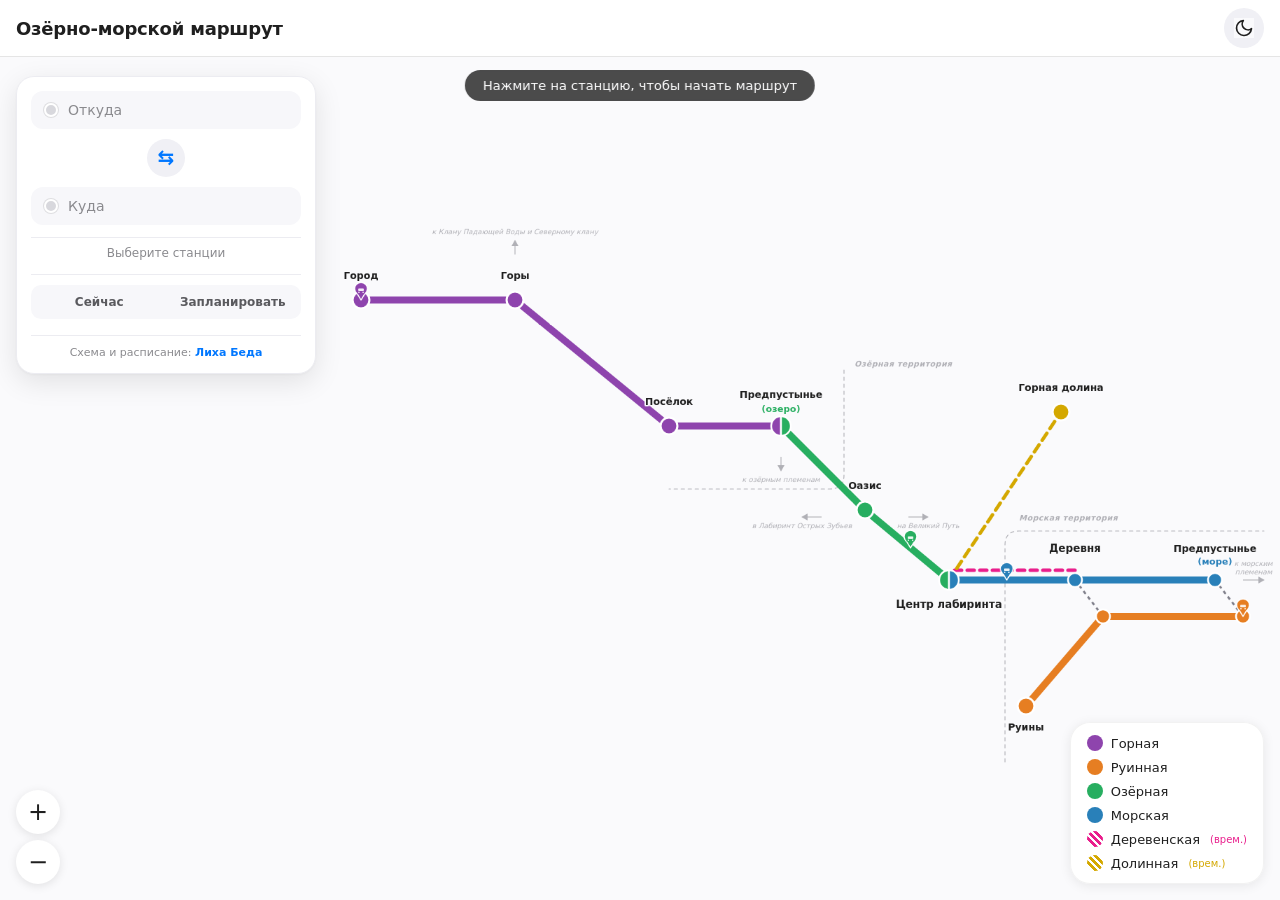
<file: index.html>
<!DOCTYPE html>
<html lang="ru">
<head>
  <meta charset="UTF-8">
  <meta name="viewport" content="width=device-width, initial-scale=1.0, maximum-scale=1.0, user-scalable=no, viewport-fit=cover">
  <title>CatWar Поезда</title>
  <link rel="icon" type="image/svg+xml" href="favicon.svg">
  <link rel="stylesheet" href="css/base.css">
  <link rel="stylesheet" href="css/map.css">
  <link rel="stylesheet" href="css/panel.css">
  <link rel="stylesheet" href="css/responsive.css">
</head>
<body>
<div class="app-container">
  <div class="top-bar">
    <div class="app-title">Озёрно-морской маршрут</div>
    <button class="theme-btn" id="themeBtn" title="Переключить тему">
      <svg class="icon-moon" viewBox="0 0 24 24"><path d="M21 12.79A9 9 0 1 1 11.21 3 7 7 0 0 0 21 12.79z"/></svg>
      <svg class="icon-sun" viewBox="0 0 24 24"><circle cx="12" cy="12" r="4"/><path d="M12 2v2M12 20v2M4.93 4.93l1.41 1.41M17.66 17.66l1.41 1.41M2 12h2M20 12h2M4.93 19.07l1.41-1.41M17.66 6.34l1.41-1.41"/></svg>
    </button>
  </div>

  <div class="map-viewport" id="viewport">
    <div class="map-content" id="mapContent">
      <svg viewBox="0 0 1500 950" preserveAspectRatio="xMidYMid meet" id="metroSvg">
        <rect width="1500" height="950" fill="transparent" class="dim-target" />

        <!-- Озёрная территория -->
        <g class="territory dim-target">
          <path class="territory-outline" d="M 870,320 L 870,470 Q 870,490 850,490 L 620,490" />
          <text class="territory-label" x="885" y="315" text-anchor="start">Озёрная территория</text>
        </g>

        <!-- Морская территория -->
        <g class="territory dim-target">
          <path class="territory-outline" d="M 1100,880 L 1100,570 Q 1100,550 1120,550 L 1470,550" />
          <text class="territory-label" x="1120" y="535" text-anchor="start">Морская территория</text>
        </g>

        <!-- ФИОЛЕТОВАЯ -->
        <line class="line-segment dim-target" data-line="purple" data-from="gorod" data-to="gory" id="seg-purple-gorod-gory" x1="180" y1="220" x2="400" y2="220" stroke="#8e44ad" stroke-width="10" stroke-linecap="round" />
        <line class="line-segment dim-target" data-line="purple" data-from="gory" data-to="poselok" id="seg-purple-gory-poselok" x1="400" y1="220" x2="620" y2="400" stroke="#8e44ad" stroke-width="10" stroke-linecap="round" />
        <line class="line-segment dim-target" data-line="purple" data-from="poselok" data-to="predpustynye_ozero" id="seg-purple-poselok-predpustynye_ozero" x1="620" y1="400" x2="780" y2="400" stroke="#8e44ad" stroke-width="10" stroke-linecap="round" />

        <!-- ЗЕЛЁНАЯ -->
        <line class="line-segment dim-target" data-line="green" data-from="predpustynye_ozero" data-to="oazis" id="seg-green-predpustynye_ozero-oazis" x1="780" y1="400" x2="900" y2="520" stroke="#27ae60" stroke-width="10" stroke-linecap="round" />
        <line class="line-segment dim-target" data-line="green" data-from="oazis" data-to="centr_labirinta" id="seg-green-oazis-centr_labirinta" x1="900" y1="520" x2="1020" y2="620" stroke="#27ae60" stroke-width="10" stroke-linecap="round" />

        <!-- СИНЯЯ -->
        <line class="line-segment dim-target" data-line="blue" data-from="centr_labirinta" data-to="derevnya" id="seg-blue-centr_labirinta-derevnya" x1="1020" y1="620" x2="1200" y2="620" stroke="#2980b9" stroke-width="10" stroke-linecap="round" />
        <line class="line-segment dim-target" data-line="blue" data-from="derevnya" data-to="predpustynye_more" id="seg-blue-derevnya-predpustynye_more" x1="1200" y1="620" x2="1400" y2="620" stroke="#2980b9" stroke-width="10" stroke-linecap="round" />

        <!-- ОРАНЖЕВАЯ -->
        <line class="line-segment dim-target" data-line="orange" data-from="predpustynye_more" data-to="derevnya" id="seg-orange-predpustynye_more-derevnya" x1="1440" y1="672" x2="1240" y2="672" stroke="#e67e22" stroke-width="10" stroke-linecap="round" />
        <line class="line-segment dim-target" data-line="orange" data-from="derevnya" data-to="ruiny" id="seg-orange-derevnya-ruiny" x1="1240" y1="672" x2="1130" y2="800" stroke="#e67e22" stroke-width="10" stroke-linecap="round" />

        <!-- РОЗОВАЯ (Деревенская) -->
        <line class="line-segment dim-target" data-line="pink" data-from="derevnya" data-to="centr_labirinta" id="seg-pink-derevnya-centr_labirinta" x1="1200" y1="606" x2="1020" y2="606" stroke="#e91e8c" stroke-width="5" stroke-linecap="round" stroke-dasharray="10 8" />

        <!-- ЖЁЛТАЯ (Долинная) -->
        <line class="line-segment dim-target" data-line="yellow" data-from="centr_labirinta" data-to="gornaya_dolina" id="seg-yellow-centr_labirinta-gornaya_dolina" x1="1020" y1="620" x2="1180" y2="380" stroke="#d4a800" stroke-width="5" stroke-linecap="round" stroke-dasharray="12 8" />

        <line id="transfer-more" class="dim-target" x1="1400" y1="620" x2="1440" y2="672" stroke="#7f7f8a" stroke-width="3" stroke-dasharray="5 5" />
        <line id="transfer-derevnya" class="dim-target" x1="1200" y1="620" x2="1240" y2="672" stroke="#7f7f8a" stroke-width="3" stroke-dasharray="5 5" />

        <!-- СТРЕЛКИ -->
        <g class="side-arrow dim-target">
          <line class="side-arrow-line" x1="400" y1="155" x2="400" y2="140" />
          <polygon class="side-arrow-head" points="400,134 395,143 405,143" />
          <text class="side-arrow-label" x="400" y="126" text-anchor="middle">к Клану Падающей Воды и Северному клану</text>
        </g>
        <g class="side-arrow dim-target">
          <line class="side-arrow-line" x1="780" y1="444" x2="780" y2="459" />
          <polygon class="side-arrow-head" points="780,465 775,456 785,456" />
          <text class="side-arrow-label" x="780" y="480" text-anchor="middle">к озёрным племенам</text>
        </g>
        <g class="side-arrow dim-target">
          <line class="side-arrow-line" x1="838" y1="530" x2="815" y2="530" />
          <polygon class="side-arrow-head" points="809,530 818,525 818,535" />
          <text class="side-arrow-label" x="810" y="546" text-anchor="middle">в Лабиринт Острых Зубьев</text>
        </g>
        <g class="side-arrow dim-target">
          <line class="side-arrow-line" x1="962" y1="530" x2="985" y2="530" />
          <polygon class="side-arrow-head" points="991,530 982,525 982,535" />
          <text class="side-arrow-label" x="990" y="546" text-anchor="middle">на Великий Путь</text>
        </g>
        <g class="side-arrow dim-target">
          <line class="side-arrow-line" x1="1440" y1="620" x2="1465" y2="620" />
          <polygon class="side-arrow-head" points="1471,620 1462,615 1462,625" />
          <text class="side-arrow-label" x="1455" y="600" text-anchor="middle">к морским</text>
          <text class="side-arrow-label" x="1455" y="612" text-anchor="middle">племенам</text>
        </g>

        <!-- СТАНЦИИ -->
        <g class="station dim-target" data-id="gorod" data-name="Город" data-lines="purple">
          <circle cx="180" cy="220" r="12" fill="#8e44ad" stroke="white" stroke-width="3" class="station-circle" />
          <text x="180" y="190" class="station-label">Город</text>
        </g>
        <g class="station dim-target" data-id="gory" data-name="Горы" data-lines="purple">
          <circle cx="400" cy="220" r="12" fill="#8e44ad" stroke="white" stroke-width="3" class="station-circle" />
          <text x="400" y="190" class="station-label">Горы</text>
        </g>
        <g class="station dim-target" data-id="poselok" data-name="Посёлок" data-lines="purple">
          <circle cx="620" cy="400" r="12" fill="#8e44ad" stroke="white" stroke-width="3" class="station-circle" />
          <text x="620" y="370" class="station-label">Посёлок</text>
        </g>
        <g class="station dim-target" data-id="oazis" data-name="Оазис" data-lines="green">
          <circle cx="900" cy="520" r="12" fill="#27ae60" stroke="white" stroke-width="3" class="station-circle" />
          <text x="900" y="490" class="station-label">Оазис</text>
        </g>
        <g class="station dim-target" data-id="ruiny" data-name="Руины" data-lines="orange">
          <circle cx="1130" cy="800" r="12" fill="#e67e22" stroke="white" stroke-width="3" class="station-circle" />
          <text x="1130" y="835" class="station-label">Руины</text>
        </g>

        <g class="station dim-target" data-id="predpustynye_more" data-name="Предпустынье (море)" data-lines="orange,blue">
          <circle cx="1400" cy="620" r="10" fill="#2980b9" stroke="white" stroke-width="2.5" class="station-circle" />
          <circle cx="1440" cy="672" r="10" fill="#e67e22" stroke="white" stroke-width="2.5" class="station-circle" />
          <text x="1400" y="580" class="station-label" style="font-weight:700; font-size:14px;">Предпустынье</text>
          <text x="1400" y="598" class="station-label" style="font-weight:700; font-size:13px; fill:#2980b9;">(море)</text>
        </g>

        <g class="station dim-target" data-id="derevnya" data-name="Деревня" data-lines="orange,blue,pink">
          <circle cx="1200" cy="620" r="10" fill="#2980b9" stroke="white" stroke-width="2.5" class="station-circle" />
          <circle cx="1240" cy="672" r="10" fill="#e67e22" stroke="white" stroke-width="2.5" class="station-circle" />
          <text x="1200" y="580" class="station-label" style="font-weight:700; font-size:15px;">Деревня</text>
        </g>

        <g class="station dim-target" data-id="predpustynye_ozero" data-name="Предпустынье (озеро)" data-lines="purple,green">
          <path d="M 780,386 A 14,14 0 0 0 780,414 Z" fill="#8e44ad" stroke="white" stroke-width="2.5" class="pill-half" stroke-linejoin="round" />
          <path d="M 780,386 A 14,14 0 0 1 780,414 Z" fill="#27ae60" stroke="white" stroke-width="2.5" class="pill-half" stroke-linejoin="round" />
          <line x1="780" y1="386" x2="780" y2="414" stroke="white" stroke-width="2" />
          <text x="780" y="360" class="station-label" style="font-weight:700; font-size:14px;">Предпустынье</text>
          <text x="780" y="380" class="station-label" style="font-weight:700; font-size:13px; fill:#27ae60;">(озеро)</text>
        </g>

        <g class="station dim-target" data-id="centr_labirinta" data-name="Центр лабиринта" data-lines="green,blue,pink,yellow">
          <path d="M 1020,606 A 14,14 0 0 0 1020,634 Z" fill="#27ae60" stroke="white" stroke-width="2.5" class="pill-half" stroke-linejoin="round" />
          <path d="M 1020,606 A 14,14 0 0 1 1020,634 Z" fill="#2980b9" stroke="white" stroke-width="2.5" class="pill-half" stroke-linejoin="round" />
          <line x1="1020" y1="606" x2="1020" y2="634" stroke="white" stroke-width="2" />
          <text x="1020" y="660" class="station-label" style="font-weight:700; font-size:15px;">Центр лабиринта</text>
        </g>

        <g class="station dim-target" data-id="gornaya_dolina" data-name="Горная долина" data-lines="yellow">
          <circle cx="1180" cy="380" r="12" fill="#d4a800" stroke="white" stroke-width="3" class="station-circle" />
          <text x="1180" y="350" class="station-label" style="font-weight:700; font-size:14px;">Горная долина</text>
        </g>

        <g id="bubbleLayer"></g>
        <g id="trainsLayer"></g>
        <g id="trainTooltipLayer"></g>
      </svg>
    </div>
  </div>

  <div class="route-panel mob-medium" id="routePanel">
    <div class="panel-handle" id="panelHandle">
      <span class="panel-handle-bar"></span>
    </div>
    <div class="route-field">
      <button type="button" class="route-field-btn" id="fromBtn"><span class="field-marker empty" id="fromMarker"></span><span class="field-label placeholder" id="fromLabel">Откуда</span></button>
      <button class="clear-field-btn" id="fromClear">×</button>
      <div class="dropdown" id="fromDropdown"></div>
    </div>
    <button class="swap-btn" id="swapBtn">⇆</button>
    <div class="route-field">
      <button type="button" class="route-field-btn" id="toBtn"><span class="field-marker empty" id="toMarker"></span><span class="field-label placeholder" id="toLabel">Куда</span></button>
      <button class="clear-field-btn" id="toClear">×</button>
      <div class="dropdown" id="toDropdown"></div>
    </div>
    <div class="route-summary" id="routeSummary">Выберите станции</div>

    <div class="planner" id="planner">
      <div class="planner-toggle" id="plannerToggle">
        <button type="button" class="planner-tab active" data-mode="now">Сейчас</button>
        <button type="button" class="planner-tab" data-mode="planned">Запланировать</button>
      </div>
      <div class="planner-inputs" id="plannerInputs">
        <div class="planner-field">
          <label for="plannerDate">Дата</label>
          <input type="date" id="plannerDate">
        </div>
        <div class="planner-field">
          <label for="plannerTime">Время (МСК)</label>
          <input type="time" id="plannerTime">
        </div>
      </div>
    </div>

    <div class="route-timing" id="routeTiming">
      <div class="timing-row"><span class="timing-label">Отправление</span><span class="timing-value" id="departureTime">—</span></div>
      <div class="timing-row"><span class="timing-label">Прибытие</span><span class="timing-value" id="arrivalTime">—</span></div>
      <div class="timing-durations">
        <div class="timing-duration wait" id="waitDuration"><span class="duration-label">До отправления</span>—</div>
        <div class="timing-duration" id="routeDuration"><span class="duration-label">В пути</span>—</div>
      </div>
      <div class="timing-note" id="timingNote"></div>
      <div class="route-details" id="routeDetails">
        <button type="button" class="route-details-toggle" id="routeDetailsToggle"><span>Детали маршрута</span><span class="details-arrow">▼</span></button>
        <div class="route-details-body" id="routeDetailsBody"></div>
      </div>
    </div>
    <div class="author-line">Схема и расписание: <a href="https://catwar.net/cat207302" target="_blank" rel="noopener">Лиха Беда</a></div>
  </div>

  <div class="legend">
    <div class="legend-item"><span class="legend-dot" style="background:#8e44ad;"></span> Горная</div>
    <div class="legend-item"><span class="legend-dot" style="background:#e67e22;"></span> Руинная</div>
    <div class="legend-item"><span class="legend-dot" style="background:#27ae60;"></span> Озёрная</div>
    <div class="legend-item"><span class="legend-dot" style="background:#2980b9;"></span> Морская</div>
    <div class="legend-item temporary" data-color="pink"><span class="legend-dot"></span> Деревенская <span style="font-size:10px;color:#e91e8c;margin-left:2px;">(врем.)</span></div>
    <div class="legend-item temporary" data-color="yellow"><span class="legend-dot"></span> Долинная <span style="font-size:10px;color:#d4a800;margin-left:2px;">(врем.)</span></div>
  </div>

  <div class="zoom-controls">
    <button class="zoom-btn" id="zoomIn">+</button>
    <button class="zoom-btn" id="zoomOut">−</button>
  </div>
  <div class="hint" id="hint">Нажмите на станцию, чтобы начать маршрут</div>
</div>

<!-- Данные -->
<script src="js/data/stations.js"></script>
<script src="js/core/time.js"></script>
<script src="js/data/schedules.js"></script>
<!-- Ядро -->
<script src="js/core/graph.js"></script>
<script src="js/core/routing.js"></script>
<!-- UI -->
<script src="js/ui/theme.js"></script>
<script src="js/ui/route-panel.js"></script>
<script src="js/ui/route-highlight.js"></script>
<script src="js/ui/route-details.js"></script>
<script src="js/ui/planner.js"></script>
<script src="js/ui/live-trains.js"></script>
<!-- Взаимодействия -->
<script src="js/interactions/pan-zoom.js"></script>
<script src="js/interactions/mobile-panel.js"></script>
<!-- Инициализация -->
<script src="js/main.js"></script>
</body>
</html>
</file>
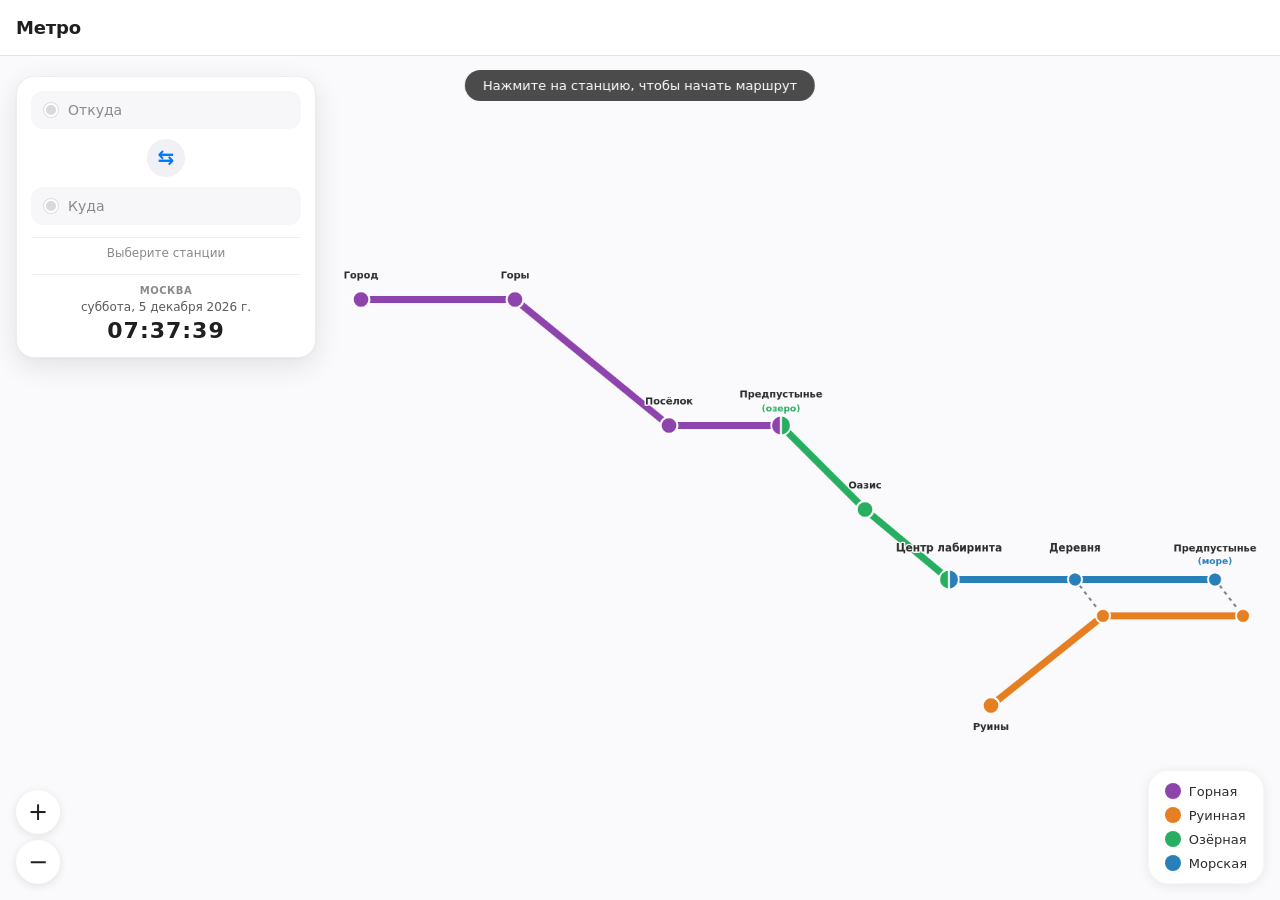
<file: metro.html>
<!DOCTYPE html>
<html lang="ru">
<head>
  <meta charset="UTF-8">
  <meta name="viewport" content="width=device-width, initial-scale=1.0, maximum-scale=1.0, user-scalable=no">
  <title>Метро — схема</title>
  <style>
    * {
      box-sizing: border-box;
      margin: 0;
      padding: 0;
      font-family: system-ui, -apple-system, 'Segoe UI', Roboto, 'Helvetica Neue', sans-serif;
    }

    body {
      background: #f2f2f7;
      display: flex;
      justify-content: center;
      align-items: center;
      min-height: 100vh;
      overflow: hidden;
      touch-action: none;
    }

    .app-container {
      width: 100vw;
      height: 100vh;
      display: flex;
      flex-direction: column;
      background: #ffffff;
      position: relative;
      overflow: hidden;
    }

    .top-bar {
      display: flex;
      align-items: center;
      padding: 8px 16px;
      background: #ffffff;
      border-bottom: 1px solid #e5e5e5;
      z-index: 10;
      flex-shrink: 0;
      min-height: 56px;
    }

    .app-title {
      font-weight: 600;
      font-size: 18px;
      color: #1f1f1f;
      letter-spacing: -0.2px;
    }

    .route-panel {
      position: absolute;
      background: #ffffff;
      border: 1px solid #ececf1;
      border-radius: 18px;
      padding: 14px;
      box-shadow: 0 8px 28px rgba(0, 0, 0, 0.1), 0 1px 3px rgba(0, 0, 0, 0.04);
      z-index: 25;
      display: flex;
      flex-direction: column;
      gap: 10px;
      max-height: calc(100vh - 92px);
      overflow-y: auto;
    }

    @media (min-width: 701px) {
      .route-panel {
        top: 76px;
        left: 16px;
        width: 300px;
      }
    }

    @media (max-width: 700px) {
      .route-panel {
        left: 12px;
        right: 12px;
        bottom: 12px;
        width: auto;
        max-height: 65vh;
      }
    }

    .route-field {
      position: relative;
    }

    .route-field-btn {
      width: 100%;
      display: flex;
      align-items: center;
      gap: 10px;
      background: #f7f7fa;
      border: 1.5px solid transparent;
      border-radius: 12px;
      padding: 10px 38px 10px 12px;
      font-size: 14px;
      font-weight: 500;
      color: #1f1f1f;
      cursor: pointer;
      transition: background 0.15s, border-color 0.15s;
      text-align: left;
      font-family: inherit;
      position: relative;
    }

    .route-field-btn:hover {
      background: #f0f0f5;
    }

    .route-field-btn.open {
      border-color: #0077ff;
      background: #ffffff;
    }

    .field-marker {
      width: 14px;
      height: 14px;
      border-radius: 50%;
      flex-shrink: 0;
      border: 2px solid white;
      box-shadow: 0 0 0 1px rgba(0, 0, 0, 0.1);
      transition: background 0.15s;
    }

    .field-marker.empty {
      background: #d8d8dd !important;
    }

    .field-label {
      flex: 1;
      white-space: nowrap;
      overflow: hidden;
      text-overflow: ellipsis;
    }

    .field-label.placeholder {
      color: #8a8a8e;
      font-weight: 400;
    }

    .clear-field-btn {
      position: absolute;
      right: 8px;
      top: 50%;
      transform: translateY(-50%);
      width: 22px;
      height: 22px;
      border-radius: 50%;
      border: none;
      background: rgba(0, 0, 0, 0.06);
      color: #5a5a5e;
      font-size: 14px;
      line-height: 1;
      cursor: pointer;
      display: none;
      align-items: center;
      justify-content: center;
      transition: background 0.15s, color 0.15s;
      font-family: inherit;
      padding: 0;
      font-weight: 500;
    }

    .clear-field-btn.visible {
      display: flex;
    }

    .clear-field-btn:hover {
      background: rgba(0, 0, 0, 0.12);
      color: #1f1f1f;
    }

    .dropdown {
      position: absolute;
      top: calc(100% + 6px);
      left: 0;
      right: 0;
      background: #ffffff;
      border-radius: 14px;
      box-shadow: 0 12px 32px rgba(0, 0, 0, 0.14), 0 2px 6px rgba(0, 0, 0, 0.06);
      border: 1px solid #ececf1;
      max-height: 280px;
      overflow-y: auto;
      z-index: 100;
      padding: 6px;
      display: none;
      animation: dropdownIn 0.15s ease-out;
    }

    .dropdown.open {
      display: block;
    }

    @keyframes dropdownIn {
      from { opacity: 0; transform: translateY(-4px); }
      to   { opacity: 1; transform: translateY(0); }
    }

    .dropdown-item {
      display: flex;
      align-items: center;
      gap: 10px;
      padding: 9px 10px;
      border-radius: 9px;
      cursor: pointer;
      transition: background 0.1s;
      font-size: 14px;
      color: #1f1f1f;
      font-weight: 500;
    }

    .dropdown-item:hover,
    .dropdown-item.focused {
      background: #f0f0f5;
    }

    .dropdown-item.selected {
      background: rgba(0, 119, 255, 0.08);
      color: #0077ff;
    }

    .dropdown-item .item-lines {
      display: flex;
      gap: 3px;
      flex-shrink: 0;
    }

    .dropdown-item .line-dot {
      width: 10px;
      height: 10px;
      border-radius: 50%;
      border: 1.5px solid white;
      box-shadow: 0 0 0 1px rgba(0, 0, 0, 0.08);
    }

    .dropdown-item .item-name {
      flex: 1;
      white-space: nowrap;
      overflow: hidden;
      text-overflow: ellipsis;
    }

    .dropdown-item.disabled {
      opacity: 0.4;
      cursor: not-allowed;
    }

    .dropdown::-webkit-scrollbar {
      width: 6px;
    }
    .dropdown::-webkit-scrollbar-thumb {
      background: #d8d8dd;
      border-radius: 3px;
    }

    .swap-btn {
      align-self: center;
      width: 38px;
      height: 38px;
      border-radius: 50%;
      border: none;
      background: #f0f0f5;
      color: #0077ff;
      font-size: 20px;
      font-weight: 700;
      cursor: pointer;
      display: flex;
      align-items: center;
      justify-content: center;
      transition: background 0.15s, transform 0.2s;
      font-family: inherit;
      line-height: 1;
      padding-bottom: 2px;
    }

    .swap-btn:hover {
      background: #e5e5ec;
    }

    .swap-btn:active {
      transform: rotate(180deg);
    }

    .route-summary {
      font-size: 12px;
      color: #8a8a8e;
      text-align: center;
      padding-top: 8px;
      border-top: 1px solid #f0f0f0;
      margin-top: 2px;
      font-weight: 500;
    }

    .moscow-time {
      margin-top: 4px;
      padding-top: 10px;
      border-top: 1px solid #f0f0f0;
      display: flex;
      flex-direction: column;
      gap: 4px;
      text-align: center;
    }

    .moscow-time-label {
      font-size: 10px;
      color: #8a8a8e;
      text-transform: uppercase;
      letter-spacing: 0.5px;
      font-weight: 600;
    }

    .moscow-time-date {
      font-size: 12px;
      color: #5a5a5e;
      font-weight: 500;
    }

    .moscow-time-clock {
      font-size: 22px;
      font-weight: 700;
      color: #1f1f1f;
      font-variant-numeric: tabular-nums;
      letter-spacing: 1px;
      font-feature-settings: "tnum";
    }

    .route-timing {
      margin-top: 4px;
      padding-top: 10px;
      border-top: 1px solid #f0f0f0;
      display: none;
      flex-direction: column;
      gap: 8px;
    }

    .route-timing.visible {
      display: flex;
    }

    .timing-row {
      display: flex;
      justify-content: space-between;
      align-items: baseline;
      gap: 8px;
    }

    .timing-label {
      font-size: 11px;
      color: #8a8a8e;
      font-weight: 600;
      text-transform: uppercase;
      letter-spacing: 0.3px;
      flex-shrink: 0;
    }

    .timing-value {
      font-size: 16px;
      font-weight: 700;
      color: #1f1f1f;
      font-variant-numeric: tabular-nums;
      text-align: right;
    }

    .timing-value .day-badge {
      display: inline-block;
      font-size: 11px;
      font-weight: 700;
      color: #0077ff;
      background: rgba(0, 119, 255, 0.1);
      border-radius: 6px;
      padding: 1px 5px;
      margin-right: 5px;
      text-transform: uppercase;
      letter-spacing: 0.3px;
      vertical-align: 2px;
    }

    .timing-durations {
      display: flex;
      gap: 6px;
      margin-top: 2px;
    }

    .timing-duration {
      flex: 1;
      font-size: 12px;
      font-weight: 700;
      color: #0077ff;
      text-align: center;
      padding: 7px 6px;
      background: rgba(0, 119, 255, 0.08);
      border-radius: 10px;
      line-height: 1.2;
    }

    .timing-duration .duration-label {
      display: block;
      font-size: 9px;
      font-weight: 600;
      color: #5a5a5e;
      text-transform: uppercase;
      letter-spacing: 0.3px;
      margin-bottom: 2px;
    }

    .timing-duration.wait {
      background: rgba(230, 126, 34, 0.1);
      color: #d35400;
    }

    .timing-note {
      font-size: 11px;
      color: #8a8a8e;
      text-align: center;
      line-height: 1.4;
    }

    .timing-note.warn {
      color: #c0392b;
    }

    /* ================= ДЕТАЛИ МАРШРУТА ================= */
    .route-details {
      margin-top: 6px;
      border-top: 1px solid #f0f0f0;
      padding-top: 8px;
    }

    .route-details-toggle {
      width: 100%;
      background: none;
      border: none;
      display: flex;
      justify-content: space-between;
      align-items: center;
      padding: 6px 2px;
      font-size: 12px;
      font-weight: 600;
      color: #0077ff;
      cursor: pointer;
      font-family: inherit;
      transition: color 0.15s;
    }

    .route-details-toggle:hover {
      color: #0056b3;
    }

    .route-details-toggle .details-arrow {
      font-size: 10px;
      transition: transform 0.2s;
      color: #8a8a8e;
    }

    .route-details.open .route-details-toggle .details-arrow {
      transform: rotate(180deg);
    }

    .route-details-body {
      display: none;
      flex-direction: column;
      gap: 0;
      padding: 8px 0 2px 0;
    }

    .route-details.open .route-details-body {
      display: flex;
    }

    .detail-stop {
      display: flex;
      align-items: flex-start;
      gap: 10px;
      padding: 8px 0;
      position: relative;
    }

    .detail-stop:not(:last-child)::before {
      content: '';
      position: absolute;
      left: 10px;
      top: 28px;
      bottom: -8px;
      width: 3px;
      background: #e5e5e5;
      border-radius: 2px;
    }

    .detail-stop.seg-purple:not(:last-child)::before { background: #8e44ad; }
    .detail-stop.seg-orange:not(:last-child)::before { background: #e67e22; }
    .detail-stop.seg-green:not(:last-child)::before  { background: #27ae60; }
    .detail-stop.seg-blue:not(:last-child)::before   { background: #2980b9; }

    .detail-dot {
      width: 22px;
      height: 22px;
      border-radius: 50%;
      flex-shrink: 0;
      background: #ffffff;
      border: 4px solid #8a8a8e;
      box-sizing: border-box;
      z-index: 1;
      position: relative;
    }

    .detail-stop.kind-start .detail-dot {
      border-color: var(--dot-color);
      box-shadow: 0 0 0 3px color-mix(in srgb, var(--dot-color) 20%, transparent);
    }

    .detail-stop.kind-end .detail-dot {
      border-color: var(--dot-color);
      box-shadow: 0 0 0 3px color-mix(in srgb, var(--dot-color) 20%, transparent);
    }

    .detail-stop.kind-transfer .detail-dot {
      border: none;
      background: linear-gradient(
        to bottom,
        var(--top-color) 0%,
        var(--top-color) 50%,
        var(--bottom-color) 50%,
        var(--bottom-color) 100%
      );
      box-shadow: 0 0 0 2px #ffffff, 0 0 0 3px rgba(0, 0, 0, 0.08);
    }

    .detail-content {
      flex: 1;
      min-width: 0;
      padding-top: 1px;
    }

    .detail-station-name {
      font-size: 13px;
      font-weight: 700;
      color: #1f1f1f;
      margin-bottom: 2px;
      line-height: 1.2;
    }

    .detail-action {
      font-size: 11px;
      color: #5a5a5e;
      font-weight: 500;
      line-height: 1.3;
      margin-bottom: 2px;
    }

    .detail-action .line-dot-inline {
      display: inline-block;
      width: 8px;
      height: 8px;
      border-radius: 50%;
      vertical-align: middle;
      margin: 0 2px 1px 2px;
    }

    .detail-time {
      font-size: 12px;
      color: #0077ff;
      font-weight: 700;
      font-variant-numeric: tabular-nums;
      margin-top: 2px;
    }

    .detail-time .day-badge {
      display: inline-block;
      font-size: 10px;
      font-weight: 700;
      color: #0077ff;
      background: rgba(0, 119, 255, 0.1);
      border-radius: 5px;
      padding: 0px 4px;
      margin-right: 4px;
      text-transform: uppercase;
      letter-spacing: 0.3px;
      vertical-align: 1px;
    }

    .map-viewport {
      flex: 1;
      overflow: hidden;
      position: relative;
      background: #fafafc;
      cursor: grab;
      touch-action: none;
    }

    .map-viewport:active {
      cursor: grabbing;
    }

    .map-content {
      transform-origin: 0 0;
      will-change: transform;
      position: relative;
      width: 1500px;
      height: 950px;
    }

    svg {
      display: block;
      width: 100%;
      height: 100%;
      background: #fafafc;
    }

    #metroSvg.route-active .dim-target {
      opacity: 0.15;
      transition: opacity 0.25s ease;
    }

    #metroSvg.route-active .active {
      opacity: 1 !important;
      transition: opacity 0.25s ease;
    }

    .line-segment {
      transition: opacity 0.25s ease;
    }

    .station {
      cursor: pointer;
      transition: opacity 0.25s ease;
    }

    .station:hover .station-circle {
      filter: brightness(0.85) drop-shadow(0 0 4px rgba(0,0,0,0.3));
    }

    .station:hover .pill-half {
      filter: brightness(0.9) drop-shadow(0 0 4px rgba(0,0,0,0.3));
    }

    .station.selected .station-circle {
      filter: drop-shadow(0 0 5px rgba(0,0,0,0.5));
    }

    .station-label {
      font-size: 14px;
      font-weight: 600;
      fill: #2c2c2c;
      pointer-events: none;
      user-select: none;
      text-anchor: middle;
      paint-order: stroke;
      stroke: #fafafc;
      stroke-width: 4px;
      stroke-linecap: round;
      stroke-linejoin: round;
      font-family: system-ui, -apple-system, 'Segoe UI', Roboto, sans-serif;
      transition: opacity 0.25s ease;
    }

    .route-bubble {
      pointer-events: none;
      opacity: 0;
      transition: opacity 0.25s ease;
    }

    .route-bubble.visible {
      opacity: 1;
    }

    .route-bubble .bubble-body {
      fill: #1f1f1f;
      stroke: white;
      stroke-width: 2;
      filter: drop-shadow(0 2px 6px rgba(0,0,0,0.25));
    }

    .route-bubble .bubble-text {
      fill: #ffffff;
      font-size: 14px;
      font-weight: 600;
      text-anchor: middle;
      dominant-baseline: middle;
      font-family: system-ui, -apple-system, 'Segoe UI', Roboto, sans-serif;
      letter-spacing: 0.2px;
    }

    .legend {
      position: absolute;
      bottom: 16px;
      right: 16px;
      background: rgba(255, 255, 255, 0.94);
      backdrop-filter: blur(8px);
      padding: 12px 16px;
      border-radius: 20px;
      box-shadow: 0 2px 12px rgba(0, 0, 0, 0.08);
      display: flex;
      flex-direction: column;
      gap: 8px;
      font-size: 13px;
      z-index: 20;
      pointer-events: none;
      border: 1px solid rgba(0, 0, 0, 0.04);
    }

    @media (max-width: 700px) {
      .legend {
        bottom: 16px;
        right: 12px;
        font-size: 11px;
        padding: 10px 12px;
        opacity: 0.85;
      }
      .legend-dot { width: 12px; height: 12px; }
    }

    .legend-item {
      display: flex;
      align-items: center;
      gap: 8px;
      font-weight: 500;
      color: #2c2c2c;
    }

    .legend-dot {
      width: 16px;
      height: 16px;
      border-radius: 50%;
      flex-shrink: 0;
      box-shadow: 0 0 0 2px white;
    }

    .zoom-controls {
      position: absolute;
      bottom: 16px;
      left: 16px;
      display: flex;
      flex-direction: column;
      gap: 6px;
      z-index: 20;
    }

    @media (max-width: 700px) {
      .zoom-controls {
        bottom: 16px;
        left: 12px;
      }
    }

    .zoom-btn {
      width: 44px;
      height: 44px;
      border-radius: 50%;
      background: white;
      border: none;
      box-shadow: 0 2px 10px rgba(0, 0, 0, 0.1);
      font-size: 24px;
      font-weight: 300;
      color: #1f1f1f;
      display: flex;
      align-items: center;
      justify-content: center;
      cursor: pointer;
      transition: background 0.15s;
      user-select: none;
      line-height: 1;
    }

    .zoom-btn:hover { background: #f5f5f5; }
    .zoom-btn:active { background: #e8e8e8; }

    .hint {
      position: absolute;
      top: 70px;
      left: 50%;
      transform: translateX(-50%);
      background: rgba(0, 0, 0, 0.7);
      color: white;
      padding: 8px 18px;
      border-radius: 30px;
      font-size: 13px;
      z-index: 30;
      pointer-events: none;
      backdrop-filter: blur(4px);
      transition: opacity 0.4s;
      white-space: nowrap;
    }

    @media (max-width: 700px) {
      .app-title { font-size: 16px; }
      .zoom-btn { width: 40px; height: 40px; font-size: 22px; }
      .route-field-btn { font-size: 14px; padding: 11px 36px 11px 12px; }
    }
  </style>
</head>
<body>
<div class="app-container">
  <div class="top-bar">
    <div class="app-title">Метро</div>
  </div>

  <div class="map-viewport" id="viewport">
    <div class="map-content" id="mapContent">
      <svg viewBox="0 0 1500 950" preserveAspectRatio="xMidYMid meet" id="metroSvg">
        <rect width="1500" height="950" fill="#fafafc" class="dim-target" />

        <!-- ФИОЛЕТОВАЯ -->
        <line class="line-segment dim-target" data-line="purple" data-from="gorod" data-to="gory"
              id="seg-purple-gorod-gory" x1="180" y1="220" x2="400" y2="220"
              stroke="#8e44ad" stroke-width="10" stroke-linecap="round" />
        <line class="line-segment dim-target" data-line="purple" data-from="gory" data-to="poselok"
              id="seg-purple-gory-poselok" x1="400" y1="220" x2="620" y2="400"
              stroke="#8e44ad" stroke-width="10" stroke-linecap="round" />
        <line class="line-segment dim-target" data-line="purple" data-from="poselok" data-to="predpustynye_ozero"
              id="seg-purple-poselok-predpustynye_ozero" x1="620" y1="400" x2="780" y2="400"
              stroke="#8e44ad" stroke-width="10" stroke-linecap="round" />

        <!-- ЗЕЛЁНАЯ -->
        <line class="line-segment dim-target" data-line="green" data-from="predpustynye_ozero" data-to="oazis"
              id="seg-green-predpustynye_ozero-oazis" x1="780" y1="400" x2="900" y2="520"
              stroke="#27ae60" stroke-width="10" stroke-linecap="round" />
        <line class="line-segment dim-target" data-line="green" data-from="oazis" data-to="centr_labirinta"
              id="seg-green-oazis-centr_labirinta" x1="900" y1="520" x2="1020" y2="620"
              stroke="#27ae60" stroke-width="10" stroke-linecap="round" />

        <!-- СИНЯЯ -->
        <line class="line-segment dim-target" data-line="blue" data-from="centr_labirinta" data-to="derevnya"
              id="seg-blue-centr_labirinta-derevnya" x1="1020" y1="620" x2="1200" y2="620"
              stroke="#2980b9" stroke-width="10" stroke-linecap="round" />
        <line class="line-segment dim-target" data-line="blue" data-from="derevnya" data-to="predpustynye_more"
              id="seg-blue-derevnya-predpustynye_more" x1="1200" y1="620" x2="1400" y2="620"
              stroke="#2980b9" stroke-width="10" stroke-linecap="round" />

        <!-- ОРАНЖЕВАЯ -->
        <line class="line-segment dim-target" data-line="orange" data-from="predpustynye_more" data-to="derevnya"
              id="seg-orange-predpustynye_more-derevnya" x1="1440" y1="672" x2="1240" y2="672"
              stroke="#e67e22" stroke-width="10" stroke-linecap="round" />
        <line class="line-segment dim-target" data-line="orange" data-from="derevnya" data-to="ruiny"
              id="seg-orange-derevnya-ruiny" x1="1240" y1="672" x2="1080" y2="800"
              stroke="#e67e22" stroke-width="10" stroke-linecap="round" />

        <line id="transfer-more" class="dim-target" x1="1400" y1="620" x2="1440" y2="672"
              stroke="#7f7f8a" stroke-width="3" stroke-dasharray="5 6" />
        <line id="transfer-derevnya" class="dim-target" x1="1200" y1="620" x2="1240" y2="672"
              stroke="#7f7f8a" stroke-width="3" stroke-dasharray="5 6" />

        <!-- СТАНЦИИ -->
        <g class="station dim-target" data-id="gorod" data-name="Город" data-lines="purple">
          <circle cx="180" cy="220" r="12" fill="#8e44ad" stroke="white" stroke-width="3" class="station-circle" />
          <text x="180" y="190" class="station-label">Город</text>
        </g>
        <g class="station dim-target" data-id="gory" data-name="Горы" data-lines="purple">
          <circle cx="400" cy="220" r="12" fill="#8e44ad" stroke="white" stroke-width="3" class="station-circle" />
          <text x="400" y="190" class="station-label">Горы</text>
        </g>
        <g class="station dim-target" data-id="poselok" data-name="Посёлок" data-lines="purple">
          <circle cx="620" cy="400" r="12" fill="#8e44ad" stroke="white" stroke-width="3" class="station-circle" />
          <text x="620" y="370" class="station-label">Посёлок</text>
        </g>
        <g class="station dim-target" data-id="oazis" data-name="Оазис" data-lines="green">
          <circle cx="900" cy="520" r="12" fill="#27ae60" stroke="white" stroke-width="3" class="station-circle" />
          <text x="900" y="490" class="station-label">Оазис</text>
        </g>
        <g class="station dim-target" data-id="ruiny" data-name="Руины" data-lines="orange">
          <circle cx="1080" cy="800" r="12" fill="#e67e22" stroke="white" stroke-width="3" class="station-circle" />
          <text x="1080" y="835" class="station-label">Руины</text>
        </g>

        <g class="station dim-target" data-id="predpustynye_more" data-name="Предпустынье (море)" data-lines="orange,blue">
          <circle cx="1400" cy="620" r="10" fill="#2980b9" stroke="white" stroke-width="2.5" class="station-circle" />
          <circle cx="1440" cy="672" r="10" fill="#e67e22" stroke="white" stroke-width="2.5" class="station-circle" />
          <text x="1400" y="580" class="station-label" style="font-weight:700; font-size:14px;">Предпустынье</text>
          <text x="1400" y="598" class="station-label" style="font-weight:700; font-size:13px; fill:#2980b9;">(море)</text>
        </g>

        <g class="station dim-target" data-id="derevnya" data-name="Деревня" data-lines="orange,blue">
          <circle cx="1200" cy="620" r="10" fill="#2980b9" stroke="white" stroke-width="2.5" class="station-circle" />
          <circle cx="1240" cy="672" r="10" fill="#e67e22" stroke="white" stroke-width="2.5" class="station-circle" />
          <text x="1200" y="580" class="station-label" style="font-weight:700; font-size:15px;">Деревня</text>
        </g>

        <g class="station dim-target" data-id="predpustynye_ozero" data-name="Предпустынье (озеро)" data-lines="purple,green">
          <path d="M 780,386 A 14,14 0 0 0 780,414 Z"
                fill="#8e44ad" stroke="white" stroke-width="2.5" class="pill-half" stroke-linejoin="round" />
          <path d="M 780,386 A 14,14 0 0 1 780,414 Z"
                fill="#27ae60" stroke="white" stroke-width="2.5" class="pill-half" stroke-linejoin="round" />
          <line x1="780" y1="386" x2="780" y2="414" stroke="white" stroke-width="2" />
          <text x="780" y="360" class="station-label" style="font-weight:700; font-size:14px;">Предпустынье</text>
          <text x="780" y="380" class="station-label" style="font-weight:700; font-size:13px; fill:#27ae60;">(озеро)</text>
        </g>

        <g class="station dim-target" data-id="centr_labirinta" data-name="Центр лабиринта" data-lines="green,blue">
          <path d="M 1020,606 A 14,14 0 0 0 1020,634 Z"
                fill="#27ae60" stroke="white" stroke-width="2.5" class="pill-half" stroke-linejoin="round" />
          <path d="M 1020,606 A 14,14 0 0 1 1020,634 Z"
                fill="#2980b9" stroke="white" stroke-width="2.5" class="pill-half" stroke-linejoin="round" />
          <line x1="1020" y1="606" x2="1020" y2="634" stroke="white" stroke-width="2" />
          <text x="1020" y="580" class="station-label" style="font-weight:700; font-size:15px;">Центр лабиринта</text>
        </g>

        <g id="bubbleLayer"></g>
      </svg>
    </div>
  </div>

  <div class="route-panel" id="routePanel">
    <div class="route-field">
      <button type="button" class="route-field-btn" id="fromBtn">
        <span class="field-marker empty" id="fromMarker"></span>
        <span class="field-label placeholder" id="fromLabel">Откуда</span>
      </button>
      <button class="clear-field-btn" id="fromClear" aria-label="Очистить">×</button>
      <div class="dropdown" id="fromDropdown"></div>
    </div>

    <button class="swap-btn" id="swapBtn" title="Поменять направление">⇆</button>

    <div class="route-field">
      <button type="button" class="route-field-btn" id="toBtn">
        <span class="field-marker empty" id="toMarker"></span>
        <span class="field-label placeholder" id="toLabel">Куда</span>
      </button>
      <button class="clear-field-btn" id="toClear" aria-label="Очистить">×</button>
      <div class="dropdown" id="toDropdown"></div>
    </div>

    <div class="route-summary" id="routeSummary">Выберите станции</div>

    <div class="moscow-time" id="moscowTime">
      <div class="moscow-time-label">Москва</div>
      <div class="moscow-time-date" id="moscowDate">—</div>
      <div class="moscow-time-clock" id="moscowClock">--:--:--</div>
    </div>

    <div class="route-timing" id="routeTiming">
      <div class="timing-row">
        <span class="timing-label">Отправление</span>
        <span class="timing-value" id="departureTime">—</span>
      </div>
      <div class="timing-row">
        <span class="timing-label">Прибытие</span>
        <span class="timing-value" id="arrivalTime">—</span>
      </div>
      <div class="timing-durations">
        <div class="timing-duration wait" id="waitDuration">
          <span class="duration-label">До отправления</span>
          —
        </div>
        <div class="timing-duration" id="routeDuration">
          <span class="duration-label">В пути</span>
          —
        </div>
      </div>
      <div class="timing-note" id="timingNote"></div>

      <div class="route-details" id="routeDetails">
        <button type="button" class="route-details-toggle" id="routeDetailsToggle">
          <span>Детали маршрута</span>
          <span class="details-arrow">▼</span>
        </button>
        <div class="route-details-body" id="routeDetailsBody"></div>
      </div>
    </div>
  </div>

  <div class="legend">
    <div class="legend-item"><span class="legend-dot" style="background:#8e44ad;"></span> Горная</div>
    <div class="legend-item"><span class="legend-dot" style="background:#e67e22;"></span> Руинная</div>
    <div class="legend-item"><span class="legend-dot" style="background:#27ae60;"></span> Озёрная</div>
    <div class="legend-item"><span class="legend-dot" style="background:#2980b9;"></span> Морская</div>
  </div>

  <div class="zoom-controls">
    <button class="zoom-btn" id="zoomIn">+</button>
    <button class="zoom-btn" id="zoomOut">−</button>
  </div>

  <div class="hint" id="hint">Нажмите на станцию, чтобы начать маршрут</div>
</div>

<script>
  (function() {
    const stationsData = [
      { id: 'gorod',               name: 'Город',                 x: 180,  y: 220, lines: ['purple'] },
      { id: 'gory',                name: 'Горы',                  x: 400,  y: 220, lines: ['purple'] },
      { id: 'poselok',             name: 'Посёлок',               x: 620,  y: 400, lines: ['purple'] },
      { id: 'predpustynye_ozero',  name: 'Предпустынье (озеро)',  x: 780,  y: 400, lines: ['purple', 'green'] },
      { id: 'predpustynye_more',   name: 'Предпустынье (море)',   x: 1400, y: 646, lines: ['orange', 'blue'] },
      { id: 'derevnya',            name: 'Деревня',               x: 1200, y: 646, lines: ['orange', 'blue'] },
      { id: 'ruiny',               name: 'Руины',                 x: 1080, y: 800, lines: ['orange'] },
      { id: 'oazis',               name: 'Оазис',                 x: 900,  y: 520, lines: ['green'] },
      { id: 'centr_labirinta',     name: 'Центр лабиринта',       x: 1020, y: 620, lines: ['green', 'blue'] }
    ];

    const LINE_COLORS = {
      purple: '#8e44ad',
      orange: '#e67e22',
      green:  '#27ae60',
      blue:   '#2980b9'
    };

    const LINE_NAMES = {
      purple: { accusative: 'Горную', genitive: 'Горной', nominative: 'Горная' },
      orange: { accusative: 'Руинную', genitive: 'Руинной', nominative: 'Руинная' },
      green:  { accusative: 'Озёрную', genitive: 'Озёрной', nominative: 'Озёрная' },
      blue:   { accusative: 'Морскую', genitive: 'Морской', nominative: 'Морская' }
    };

    const lines = {
      purple: ['gorod', 'gory', 'poselok', 'predpustynye_ozero'],
      orange: ['predpustynye_more', 'derevnya', 'ruiny'],
      green:  ['predpustynye_ozero', 'oazis', 'centr_labirinta'],
      blue:   ['centr_labirinta', 'derevnya', 'predpustynye_more']
    };

    const graph = {};
    stationsData.forEach(s => { graph[s.id] = new Set(); });
    for (const line in lines) {
      const seq = lines[line];
      for (let i = 0; i < seq.length - 1; i++) {
        graph[seq[i]].add(seq[i+1]);
        graph[seq[i+1]].add(seq[i]);
      }
    }

    function hhmmToMinutes(hhmm) {
      const [h, m] = hhmm.split(':').map(Number);
      return h * 60 + m;
    }

    const DAY_NAMES_FULL = ['Понедельник', 'Вторник', 'Среда', 'Четверг', 'Пятница', 'Суббота', 'Воскресенье'];
    const DAY_NAMES_SHORT = ['Пн', 'Вт', 'Ср', 'Чт', 'Пт', 'Сб', 'Вс'];

    const purpleTrips = [
      { line: 'purple', days: null, stops: [
        { station: 'gorod', arrive: null, depart: hhmmToMinutes('08:00') },
        { station: 'gory', arrive: hhmmToMinutes('08:45'), depart: hhmmToMinutes('09:15') },
        { station: 'poselok', arrive: hhmmToMinutes('10:00'), depart: hhmmToMinutes('10:15') },
        { station: 'predpustynye_ozero', arrive: hhmmToMinutes('11:00'), depart: null }
      ]},
      { line: 'purple', days: null, stops: [
        { station: 'gorod', arrive: null, depart: hhmmToMinutes('16:00') },
        { station: 'gory', arrive: hhmmToMinutes('16:45'), depart: hhmmToMinutes('17:15') },
        { station: 'poselok', arrive: hhmmToMinutes('18:00'), depart: hhmmToMinutes('18:15') },
        { station: 'predpustynye_ozero', arrive: hhmmToMinutes('19:00'), depart: null }
      ]},
      { line: 'purple', days: null, stops: [
        { station: 'predpustynye_ozero', arrive: null, depart: hhmmToMinutes('12:00') },
        { station: 'poselok', arrive: hhmmToMinutes('12:45'), depart: hhmmToMinutes('13:00') },
        { station: 'gory', arrive: hhmmToMinutes('13:45'), depart: hhmmToMinutes('14:15') },
        { station: 'gorod', arrive: hhmmToMinutes('15:00'), depart: null }
      ]},
      { line: 'purple', days: null, stops: [
        { station: 'predpustynye_ozero', arrive: null, depart: hhmmToMinutes('20:00') },
        { station: 'poselok', arrive: hhmmToMinutes('20:45'), depart: hhmmToMinutes('21:00') },
        { station: 'gory', arrive: hhmmToMinutes('21:45'), depart: hhmmToMinutes('22:15') },
        { station: 'gorod', arrive: hhmmToMinutes('23:00'), depart: null }
      ]}
    ];

    const orangeTrips = [
      { line: 'orange', days: null, stops: [
        { station: 'predpustynye_more', arrive: null, depart: hhmmToMinutes('08:00') },
        { station: 'derevnya', arrive: hhmmToMinutes('10:00'), depart: hhmmToMinutes('11:00') },
        { station: 'ruiny', arrive: hhmmToMinutes('12:00'), depart: null }
      ]},
      { line: 'orange', days: null, stops: [
        { station: 'predpustynye_more', arrive: null, depart: hhmmToMinutes('17:00') },
        { station: 'derevnya', arrive: hhmmToMinutes('19:00'), depart: hhmmToMinutes('20:00') },
        { station: 'ruiny', arrive: hhmmToMinutes('21:00'), depart: null }
      ]},
      { line: 'orange', days: null, stops: [
        { station: 'ruiny', arrive: null, depart: hhmmToMinutes('12:10') },
        { station: 'derevnya', arrive: hhmmToMinutes('13:10'), depart: hhmmToMinutes('14:10') },
        { station: 'predpustynye_more', arrive: hhmmToMinutes('16:10'), depart: null }
      ]},
      { line: 'orange', days: null, stops: [
        { station: 'ruiny', arrive: null, depart: hhmmToMinutes('21:10') },
        { station: 'derevnya', arrive: hhmmToMinutes('22:10'), depart: hhmmToMinutes('23:10') },
        { station: 'predpustynye_more', arrive: hhmmToMinutes('01:10') + 1440, depart: null }
      ]}
    ];

    const greenTrips = [
      { line: 'green', days: [0, 2, 4], stops: [
        { station: 'predpustynye_ozero', arrive: null, depart: hhmmToMinutes('06:00') },
        { station: 'oazis', arrive: hhmmToMinutes('08:00'), depart: hhmmToMinutes('09:00') },
        { station: 'centr_labirinta', arrive: hhmmToMinutes('18:00'), depart: null }
      ]},
      { line: 'green', days: [1, 3, 5], stops: [
        { station: 'centr_labirinta', arrive: null, depart: hhmmToMinutes('03:30') },
        { station: 'oazis', arrive: hhmmToMinutes('12:30'), depart: hhmmToMinutes('13:30') },
        { station: 'predpustynye_ozero', arrive: hhmmToMinutes('15:30'), depart: null }
      ]}
    ];

    const blueTrips = [
      { line: 'blue', days: [0, 2, 4], stops: [
        { station: 'predpustynye_more', arrive: null, depart: hhmmToMinutes('06:00') },
        { station: 'derevnya', arrive: hhmmToMinutes('08:00'), depart: hhmmToMinutes('09:00') },
        { station: 'centr_labirinta', arrive: hhmmToMinutes('18:00'), depart: null }
      ]},
      { line: 'blue', days: [1, 3, 5], stops: [
        { station: 'centr_labirinta', arrive: null, depart: hhmmToMinutes('03:30') },
        { station: 'derevnya', arrive: hhmmToMinutes('12:30'), depart: hhmmToMinutes('13:30') },
        { station: 'predpustynye_more', arrive: hhmmToMinutes('15:30'), depart: null }
      ]}
    ];

    const allTrips = [...purpleTrips, ...orangeTrips, ...greenTrips, ...blueTrips];

    function getMoscowNow() {
      const now = new Date();
      const parts = new Intl.DateTimeFormat('ru-RU', {
        timeZone: 'Europe/Moscow',
        weekday: 'short',
        hour: '2-digit', minute: '2-digit', second: '2-digit', hour12: false
      }).formatToParts(now);
      const map = {};
      parts.forEach(p => { map[p.type] = p.value; });
      const wdMap = { 'пн': 0, 'вт': 1, 'ср': 2, 'чт': 3, 'пт': 4, 'сб': 5, 'вс': 6 };
      const shiftedDay = wdMap[map.weekday] ?? 0;
      const h = parseInt(map.hour, 10);
      const m = parseInt(map.minute, 10);
      const s = parseInt(map.second, 10);
      const minutesFromMidnight = h * 60 + m + s / 60;
      const absoluteMinutes = shiftedDay * 1440 + minutesFromMidnight;
      return { shiftedDay, minutesFromMidnight, absoluteMinutes, rawDate: now };
    }

    function tripWorksOnDay(trip, shiftedDay) {
      if (!trip.days) return true;
      return trip.days.includes(shiftedDay);
    }

    function findTrip(lineName, startStation, endStation, afterAbsoluteMinutes) {
      let best = null;

      for (const trip of allTrips) {
        if (trip.line !== lineName) continue;

        const startIdx = trip.stops.findIndex(s => s.station === startStation);
        const endIdx = trip.stops.findIndex(s => s.station === endStation);
        if (startIdx === -1 || endIdx === -1 || endIdx <= startIdx) continue;

        const startStop = trip.stops[startIdx];
        const endStop = trip.stops[endIdx];
        if (startStop.depart == null || endStop.arrive == null) continue;

        let travelTime = 0;
        for (let i = startIdx; i < endIdx; i++) {
          const cur = trip.stops[i];
          const nxt = trip.stops[i + 1];
          let delta;
          if (cur.depart == null) {
            delta = 0;
          } else {
            delta = nxt.arrive - cur.depart;
          }
          if (delta < 0) delta += 1440;
          travelTime += delta;
          if (i + 1 < endIdx && nxt.depart != null) {
            let wait = nxt.depart - nxt.arrive;
            if (wait < 0) wait += 1440;
            travelTime += wait;
          }
        }

        const startDepartMin = startStop.depart;
        const shiftedDay = Math.floor(afterAbsoluteMinutes / 1440);

        for (let dayOffset = 0; dayOffset <= 30; dayOffset++) {
          const candShifted = shiftedDay + dayOffset;
          const candDayShifted = ((candShifted % 7) + 7) % 7;
          if (!tripWorksOnDay(trip, candDayShifted)) continue;

          const candDepartAbs = candShifted * 1440 + startDepartMin;
          if (candDepartAbs < afterAbsoluteMinutes - 0.001) continue;

          const candArriveAbs = candDepartAbs + travelTime;

          if (!best || candDepartAbs < best.boardingTime) {
            best = {
              boardingTime: candDepartAbs,
              arrivalTime: candArriveAbs,
              trip
            };
          }
          break;
        }
      }

      return best;
    }

    function findAllPaths(startId, endId) {
      const paths = [];
      const visited = new Set();

      function getConnectingLines(a, b) {
        const result = [];
        for (const lineName in lines) {
          const seq = lines[lineName];
          for (let j = 0; j < seq.length - 1; j++) {
            if ((seq[j] === a && seq[j+1] === b) || (seq[j] === b && seq[j+1] === a)) {
              result.push(lineName);
              break;
            }
          }
        }
        return result;
      }

      function dfs(current, path) {
        if (current === endId) {
          paths.push([...path]);
          return;
        }
        visited.add(current);
        for (const nb of graph[current]) {
          if (visited.has(nb)) continue;

          const connecting = getConnectingLines(current, nb);

          for (const lineName of connecting) {
            path.push({ from: current, to: nb, line: lineName });
            dfs(nb, path);
            path.pop();
          }
        }
        visited.delete(current);
      }

      dfs(startId, []);
      return paths;
    }

    function simulateTrip(steps, nowAbs) {
      if (!steps || steps.length === 0) return null;

      let currentAbs = nowAbs;
      const segments = [];

      for (const step of steps) {
        const tripInfo = findTrip(step.line, step.from, step.to, currentAbs);
        if (!tripInfo) return null;

        segments.push({
          line: step.line,
          from: step.from,
          to: step.to,
          boardingTime: tripInfo.boardingTime,
          arrivalTime: tripInfo.arrivalTime
        });

        currentAbs = tripInfo.arrivalTime;
      }

      const stationPath = [steps[0].from];
      for (const step of steps) stationPath.push(step.to);

      return {
        path: stationPath,
        steps: steps,
        departAbs: segments[0].boardingTime,
        arriveAbs: segments[segments.length - 1].arrivalTime,
        segments
      };
    }

    function findBestRoute(startId, endId, nowAbs) {
      const allPaths = findAllPaths(startId, endId);

      if (allPaths.length === 0) {
        return { noPath: true };
      }

      let best = null;
      let bestTransfers = Infinity;

      for (const steps of allPaths) {
        const result = simulateTrip(steps, nowAbs);
        if (!result) continue;

        let transfers = 0;
        for (let i = 0; i < result.segments.length - 1; i++) {
          if (result.segments[i].line !== result.segments[i + 1].line) {
            transfers++;
          }
        }

        if (transfers < bestTransfers ||
            (transfers === bestTransfers && (!best || result.arriveAbs < best.arriveAbs))) {
          best = result;
          bestTransfers = transfers;
        }
      }

      if (!best) {
        return { noConnection: true };
      }

      return best;
    }

    function formatAbsTimeWithDay(absMinutes, todayShiftedDay) {
      const shifted = Math.floor(absMinutes / 1440);
      const minutesInDay = ((absMinutes % 1440) + 1440) % 1440;
      const h = Math.floor(minutesInDay / 60);
      const m = Math.round(minutesInDay % 60);
      const timeStr = String(h).padStart(2, '0') + ':' + String(m).padStart(2, '0');

      const absShifted = ((shifted % 7) + 7) % 7;
      const isToday = absShifted === todayShiftedDay;

      return {
        time: timeStr,
        dayShort: DAY_NAMES_SHORT[absShifted],
        dayFull: DAY_NAMES_FULL[absShifted],
        isToday
      };
    }

    function formatDuration(mins) {
      mins = Math.max(0, Math.round(mins));
      if (mins < 1) return 'меньше минуты';
      if (mins < 60) return mins + ' мин';
      const h = Math.floor(mins / 60);
      const m = mins % 60;
      if (m === 0) return h + ' ч';
      return h + ' ч ' + m + ' мин';
    }

    const viewport = document.getElementById('viewport');
    const mapContent = document.getElementById('mapContent');
    let scale = 1, translateX = 0, translateY = 0;

    function initTransform() {
      const vw = viewport.clientWidth, vh = viewport.clientHeight;
      if (vw < 700) {
        scale = 0.4; translateX = 10; translateY = 60;
      } else {
        scale = 0.7;
        translateX = (vw - 1500 * scale) / 2 + 120;
        translateY = (vh - 950 * scale) / 2;
      }
      updateTransform();
    }
    function updateTransform() {
      mapContent.style.transform = `translate(${translateX}px, ${translateY}px) scale(${scale})`;
    }

    let isDragging = false, startX, startY, startTranslateX, startTranslateY;
    function onPointerDown(e) {
      if (e.target.closest('.station')) return;
      isDragging = true;
      const cx = e.clientX ?? e.touches?.[0]?.clientX;
      const cy = e.clientY ?? e.touches?.[0]?.clientY;
      if (cx === undefined) return;
      startX = cx; startY = cy;
      startTranslateX = translateX; startTranslateY = translateY;
      viewport.style.cursor = 'grabbing';
      e.preventDefault();
    }
    function onPointerMove(e) {
      if (!isDragging) return;
      const cx = e.clientX ?? e.touches?.[0]?.clientX;
      const cy = e.clientY ?? e.touches?.[0]?.clientY;
      if (cx === undefined) return;
      translateX = startTranslateX + (cx - startX);
      translateY = startTranslateY + (cy - startY);
      updateTransform();
      e.preventDefault();
    }
    function onPointerUp() { isDragging = false; viewport.style.cursor = 'grab'; }

    viewport.addEventListener('mousedown', onPointerDown);
    window.addEventListener('mousemove', onPointerMove);
    window.addEventListener('mouseup', onPointerUp);
    viewport.addEventListener('touchstart', onPointerDown, { passive: false });
    window.addEventListener('touchmove', onPointerMove, { passive: false });
    window.addEventListener('touchend', onPointerUp);
    window.addEventListener('touchcancel', onPointerUp);

    viewport.addEventListener('wheel', (e) => {
      e.preventDefault();
      const delta = -e.deltaY;
      const zoomFactor = delta > 0 ? 1.1 : 0.9;
      const newScale = Math.min(3, Math.max(0.2, scale * zoomFactor));
      const rect = viewport.getBoundingClientRect();
      const mx = e.clientX - rect.left, my = e.clientY - rect.top;
      const sr = newScale / scale;
      translateX = mx - (mx - translateX) * sr;
      translateY = my - (my - translateY) * sr;
      scale = newScale;
      updateTransform();
    }, { passive: false });

    document.getElementById('zoomIn').addEventListener('click', () => {
      const ns = Math.min(3, scale * 1.2);
      const vw = viewport.clientWidth, vh = viewport.clientHeight;
      const sr = ns / scale;
      translateX = vw/2 - (vw/2 - translateX) * sr;
      translateY = vh/2 - (vh/2 - translateY) * sr;
      scale = ns; updateTransform();
    });
    document.getElementById('zoomOut').addEventListener('click', () => {
      const ns = Math.max(0.2, scale / 1.2);
      const vw = viewport.clientWidth, vh = viewport.clientHeight;
      const sr = ns / scale;
      translateX = vw/2 - (vw/2 - translateX) * sr;
      translateY = vh/2 - (vh/2 - translateY) * sr;
      scale = ns; updateTransform();
    });

    initTransform();

    const fromBtn = document.getElementById('fromBtn');
    const toBtn = document.getElementById('toBtn');
    const fromLabel = document.getElementById('fromLabel');
    const toLabel = document.getElementById('toLabel');
    const fromMarker = document.getElementById('fromMarker');
    const toMarker = document.getElementById('toMarker');
    const fromClear = document.getElementById('fromClear');
    const toClear = document.getElementById('toClear');
    const fromDropdown = document.getElementById('fromDropdown');
    const toDropdown = document.getElementById('toDropdown');
    const swapBtn = document.getElementById('swapBtn');
    const routeSummary = document.getElementById('routeSummary');
    const hint = document.getElementById('hint');

    const routeTiming = document.getElementById('routeTiming');
    const departureTimeEl = document.getElementById('departureTime');
    const arrivalTimeEl = document.getElementById('arrivalTime');
    const waitDurationEl = document.getElementById('waitDuration');
    const routeDurationEl = document.getElementById('routeDuration');
    const timingNoteEl = document.getElementById('timingNote');

    const routeDetailsToggle = document.getElementById('routeDetailsToggle');
    const routeDetailsBox = document.getElementById('routeDetails');
    const routeDetailsBody = document.getElementById('routeDetailsBody');

    const sortedStations = [...stationsData].sort((a, b) =>
      a.name.localeCompare(b.name, 'ru')
    );

    setTimeout(() => { hint.style.opacity = '0'; }, 4000);

    let startId = null;
    let endId = null;

    const svgEl = document.getElementById('metroSvg');
    const bubbleLayer = document.getElementById('bubbleLayer');

    function createBubble(x, y, label, offsetY) {
      const g = document.createElementNS('http://www.w3.org/2000/svg', 'g');
      g.setAttribute('class', 'route-bubble visible');

      const textWidth = label.length * 9 + 20;
      const bubbleW = Math.max(64, textWidth);
      const bubbleH = 26;
      const bubbleX = x - bubbleW / 2;
      const bubbleY = y + offsetY;

      const tipHeight = 8;
      const tipWidth = 12;
      const tipX = x;
      const tipTopY = y + offsetY - tipHeight;

      const tip = document.createElementNS('http://www.w3.org/2000/svg', 'polygon');
      tip.setAttribute('points',
        `${tipX - tipWidth/2},${bubbleY + 1} ` +
        `${tipX + tipWidth/2},${bubbleY + 1} ` +
        `${tipX},${tipTopY}`
      );
      tip.setAttribute('class', 'bubble-body');
      g.appendChild(tip);

      const body = document.createElementNS('http://www.w3.org/2000/svg', 'rect');
      body.setAttribute('x', bubbleX);
      body.setAttribute('y', bubbleY);
      body.setAttribute('width', bubbleW);
      body.setAttribute('height', bubbleH);
      body.setAttribute('rx', 8);
      body.setAttribute('ry', 8);
      body.setAttribute('class', 'bubble-body');
      g.appendChild(body);

      const text = document.createElementNS('http://www.w3.org/2000/svg', 'text');
      text.setAttribute('x', x);
      text.setAttribute('y', bubbleY + bubbleH / 2 + 1);
      text.setAttribute('class', 'bubble-text');
      text.textContent = label;
      g.appendChild(text);

      return g;
    }

    function clearRouteHighlight() {
      svgEl.classList.remove('route-active');
      document.querySelectorAll('.active').forEach(el => el.classList.remove('active'));
      bubbleLayer.innerHTML = '';
    }

    function applyRouteHighlight(pathOrSteps) {
      clearRouteHighlight();
      // ИСПРАВЛЕНИЕ: проверяем на пустоту, а не на длину < 2.
      // Это позволяет корректно обрабатывать маршруты из одного сегмента
      // (например, «Город → Горы»).
      if (!pathOrSteps || pathOrSteps.length === 0) return;

      let stationPath = [];
      let steps = null;

      if (typeof pathOrSteps[0] === 'string') {
        stationPath = [...pathOrSteps];
      } else {
        steps = pathOrSteps;
        stationPath = [steps[0].from];
        for (const step of steps) stationPath.push(step.to);
      }

      // Если после разбора станций меньше двух — нечего подсвечивать
      if (stationPath.length < 2) return;

      svgEl.classList.add('route-active');

      stationPath.forEach(id => {
        const el = document.querySelector(`.station[data-id="${id}"]`);
        if (el) el.classList.add('active');
      });

      for (let i = 0; i < stationPath.length - 1; i++) {
        const a = stationPath[i], b = stationPath[i + 1];
        let seg = null;
        if (steps) {
          const step = steps[i];
          if (step) {
            seg = document.querySelector(
              `.line-segment[data-from="${step.from}"][data-to="${step.to}"][data-line="${step.line}"], ` +
              `.line-segment[data-from="${step.to}"][data-to="${step.from}"][data-line="${step.line}"]`
            );
          }
        }
        if (!seg) {
          seg = document.querySelector(
            `.line-segment[data-from="${a}"][data-to="${b}"], .line-segment[data-from="${b}"][data-to="${a}"]`
          );
        }
        if (seg) seg.classList.add('active');
      }

      const transferMap = { 'predpustynye_more': 'transfer-more', 'derevnya': 'transfer-derevnya' };
      stationPath.forEach((id, idx) => {
        const st = stationsData.find(s => s.id === id);
        if (!st || st.lines.length < 2) return;
        const prevId = idx > 0 ? stationPath[idx - 1] : null;
        const nextId = idx < stationPath.length - 1 ? stationPath[idx + 1] : null;
        const prev = prevId ? stationsData.find(s => s.id === prevId) : null;
        const next = nextId ? stationsData.find(s => s.id === nextId) : null;
        const prevLine = prev ? prev.lines.find(l => st.lines.includes(l)) : null;
        const nextLine = next ? next.lines.find(l => st.lines.includes(l)) : null;
        if (prevLine && nextLine && prevLine !== nextLine) {
          const trId = transferMap[id];
          if (trId) {
            const tr = document.getElementById(trId);
            if (tr) tr.classList.add('active');
          }
        }
      });

      const startSt = stationsData.find(s => s.id === stationPath[0]);
      const endSt = stationsData.find(s => s.id === stationPath[stationPath.length - 1]);
      if (startSt) {
        const offset = (startSt.lines.length > 1) ? 28 : 26;
        bubbleLayer.appendChild(createBubble(startSt.x, startSt.y, 'Отсюда', offset));
      }
      if (endSt) {
        const offset = (endSt.lines.length > 1) ? 28 : 26;
        bubbleLayer.appendChild(createBubble(endSt.x, endSt.y, 'Сюда', offset));
      }
    }

    function updateFieldUI(which) {
      const isFrom = which === 'from';
      const id = isFrom ? startId : endId;
      const label = isFrom ? fromLabel : toLabel;
      const marker = isFrom ? fromMarker : toMarker;
      const clearBtn = isFrom ? fromClear : toClear;

      if (id) {
        const st = stationsData.find(s => s.id === id);
        label.textContent = st.name;
        label.classList.remove('placeholder');
        marker.classList.remove('empty');
        marker.style.background = LINE_COLORS[st.lines[0]];
        clearBtn.classList.add('visible');
      } else {
        label.textContent = isFrom ? 'Откуда' : 'Куда';
        label.classList.add('placeholder');
        marker.classList.add('empty');
        marker.style.background = '';
        clearBtn.classList.remove('visible');
      }
    }

    function buildDropdown(dropdown, excludeId, currentId) {
      dropdown.innerHTML = '';
      sortedStations.forEach(st => {
        const item = document.createElement('div');
        item.className = 'dropdown-item';
        item.dataset.id = st.id;
        if (st.id === excludeId) item.classList.add('disabled');
        if (st.id === currentId) item.classList.add('selected');

        const linesWrap = document.createElement('span');
        linesWrap.className = 'item-lines';
        st.lines.forEach(l => {
          const dot = document.createElement('span');
          dot.className = 'line-dot';
          dot.style.background = LINE_COLORS[l];
          linesWrap.appendChild(dot);
        });
        item.appendChild(linesWrap);

        const name = document.createElement('span');
        name.className = 'item-name';
        name.textContent = st.name;
        item.appendChild(name);

        item.addEventListener('click', (e) => {
          e.stopPropagation();
          if (item.classList.contains('disabled')) return;

          if (dropdown === fromDropdown) {
            startId = st.id;
          } else {
            endId = st.id;
          }
          closeAllDropdowns();
          updateRoute();
        });

        dropdown.appendChild(item);
      });
    }

    function closeAllDropdowns() {
      fromDropdown.classList.remove('open');
      toDropdown.classList.remove('open');
      fromBtn.classList.remove('open');
      toBtn.classList.remove('open');
    }

    fromBtn.addEventListener('click', (e) => {
      e.stopPropagation();
      const isOpen = fromDropdown.classList.contains('open');
      closeAllDropdowns();
      if (!isOpen) {
        buildDropdown(fromDropdown, endId, startId);
        fromDropdown.classList.add('open');
        fromBtn.classList.add('open');
      }
    });

    toBtn.addEventListener('click', (e) => {
      e.stopPropagation();
      const isOpen = toDropdown.classList.contains('open');
      closeAllDropdowns();
      if (!isOpen) {
        buildDropdown(toDropdown, startId, endId);
        toDropdown.classList.add('open');
        toBtn.classList.add('open');
      }
    });

    document.addEventListener('click', (e) => {
      if (!e.target.closest('.route-field')) {
        closeAllDropdowns();
      }
    });

    if (routeDetailsToggle) {
      routeDetailsToggle.addEventListener('click', () => {
        routeDetailsBox.classList.toggle('open');
      });
    }

    function renderRouteDetails(best, todayShifted) {
      routeDetailsBody.innerHTML = '';

      if (!best || !best.segments || best.segments.length === 0) {
        routeDetailsBox.classList.remove('open');
        return;
      }

      const groups = [];
      for (const seg of best.segments) {
        if (groups.length === 0) {
          groups.push({
            line: seg.line,
            from: seg.from,
            to: seg.to,
            boardingTime: seg.boardingTime,
            arrivalTime: seg.arrivalTime
          });
        } else {
          const last = groups[groups.length - 1];
          if (seg.line === last.line) {
            last.to = seg.to;
            last.arrivalTime = seg.arrivalTime;
          } else {
            groups.push({
              line: seg.line,
              from: seg.from,
              to: seg.to,
              boardingTime: seg.boardingTime,
              arrivalTime: seg.arrivalTime
            });
          }
        }
      }

      const stops = [];

      const firstGroup = groups[0];
      stops.push({
        kind: 'start',
        stationId: firstGroup.from,
        line: firstGroup.line,
        time: firstGroup.boardingTime,
        timeLabel: 'Отправление'
      });

      for (let i = 1; i < groups.length; i++) {
        const g = groups[i];
        const prevGroup = groups[i - 1];
        stops.push({
          kind: 'transfer',
          stationId: g.from,
          prevLine: prevGroup.line,
          nextLine: g.line,
          time: g.boardingTime,
          timeLabel: 'Отправление'
        });
      }

      const lastGroup = groups[groups.length - 1];
      stops.push({
        kind: 'end',
        stationId: lastGroup.to,
        line: lastGroup.line,
        time: lastGroup.arrivalTime,
        timeLabel: 'Прибытие'
      });

      stops.forEach((stop) => {
        const station = stationsData.find(s => s.id === stop.stationId);
        const el = document.createElement('div');
        el.className = 'detail-stop';
        if (stop.kind === 'start') el.classList.add('kind-start');
        if (stop.kind === 'end') el.classList.add('kind-end');
        if (stop.kind === 'transfer') el.classList.add('kind-transfer');

        if (stop.kind === 'start') {
          el.classList.add('seg-' + stop.line);
        } else if (stop.kind === 'transfer') {
          el.classList.add('seg-' + stop.nextLine);
        }

        const dot = document.createElement('div');
        dot.className = 'detail-dot';

        if (stop.kind === 'transfer') {
          dot.style.setProperty('--top-color', LINE_COLORS[stop.prevLine]);
          dot.style.setProperty('--bottom-color', LINE_COLORS[stop.nextLine]);
        } else if (stop.kind === 'start') {
          dot.style.setProperty('--dot-color', LINE_COLORS[stop.line]);
        } else if (stop.kind === 'end') {
          dot.style.setProperty('--dot-color', LINE_COLORS[stop.line]);
        }

        el.appendChild(dot);

        const content = document.createElement('div');
        content.className = 'detail-content';

        const name = document.createElement('div');
        name.className = 'detail-station-name';
        name.textContent = station ? station.name : stop.stationId;
        content.appendChild(name);

        const action = document.createElement('div');
        action.className = 'detail-action';

        if (stop.kind === 'start') {
          action.innerHTML = 'Садимся на ' +
            `<span class="line-dot-inline" style="background:${LINE_COLORS[stop.line]}"></span>` +
            LINE_NAMES[stop.line].accusative + ' ветку';
        } else if (stop.kind === 'end') {
          action.textContent = 'Выходим';
        } else if (stop.kind === 'transfer') {
          action.innerHTML = 'Пересадка с ' +
            `<span class="line-dot-inline" style="background:${LINE_COLORS[stop.prevLine]}"></span>` +
            LINE_NAMES[stop.prevLine].genitive +
            ' на ' +
            `<span class="line-dot-inline" style="background:${LINE_COLORS[stop.nextLine]}"></span>` +
            LINE_NAMES[stop.nextLine].accusative;
        }
        content.appendChild(action);

        const timeEl = document.createElement('div');
        timeEl.className = 'detail-time';
        const formatted = formatAbsTimeWithDay(stop.time, todayShifted);
        const badge = formatted.isToday
          ? ''
          : `<span class="day-badge">${formatted.dayShort}</span>`;
        timeEl.innerHTML = `${badge}${stop.timeLabel}: ${formatted.time}`;
        content.appendChild(timeEl);

        el.appendChild(content);
        routeDetailsBody.appendChild(el);
      });
    }

    function updateRouteTiming() {
      if (!startId || !endId) {
        routeTiming.classList.remove('visible');
        return;
      }

      const nowInfo = getMoscowNow();
      const nowAbs = nowInfo.absoluteMinutes;
      const todayShifted = nowInfo.shiftedDay;

      const best = findBestRoute(startId, endId, nowAbs);

      routeTiming.classList.add('visible');

      if (!best || best.noPath || best.noConnection) {
        departureTimeEl.textContent = '—';
        arrivalTimeEl.textContent = '—';
        waitDurationEl.innerHTML = '<span class="duration-label">До отправления</span>—';
        routeDurationEl.innerHTML = '<span class="duration-label">В пути</span>—';

        if (best && best.noPath) {
          timingNoteEl.textContent = 'Между этими станциями нет физического пути в схеме.';
        } else if (best && best.noConnection) {
          timingNoteEl.textContent = 'Нет стыковки рейсов в ближайшие 30 дней.';
        } else {
          timingNoteEl.textContent = 'Не удалось построить маршрут по этому направлению.';
        }
        timingNoteEl.className = 'timing-note warn';

        routeDetailsBox.classList.remove('open');
        routeDetailsBody.innerHTML = '';
        return;
      }

      const dep = formatAbsTimeWithDay(best.departAbs, todayShifted);
      const arr = formatAbsTimeWithDay(best.arriveAbs, todayShifted);
      const duration = best.arriveAbs - best.departAbs;
      const wait = Math.max(0, best.departAbs - nowAbs);

      if (dep.isToday) {
        departureTimeEl.innerHTML = `${dep.time}`;
      } else {
        departureTimeEl.innerHTML = `<span class="day-badge">${dep.dayShort}</span>${dep.time}`;
      }

      if (arr.isToday) {
        arrivalTimeEl.innerHTML = `${arr.time}`;
      } else {
        arrivalTimeEl.innerHTML = `<span class="day-badge">${arr.dayShort}</span>${arr.time}`;
      }

      waitDurationEl.innerHTML = `<span class="duration-label">До отправления</span>${formatDuration(wait)}`;
      routeDurationEl.innerHTML = `<span class="duration-label">В пути</span>${formatDuration(duration)}`;

      let numTransfers = 0;
      for (let i = 0; i < best.segments.length - 1; i++) {
        if (best.segments[i].line !== best.segments[i + 1].line) {
          numTransfers++;
        }
      }

      const noteParts = [];
      if (numTransfers > 0) noteParts.push(`Пересадок: ${numTransfers}`);
      else noteParts.push('Без пересадок');

      if (!dep.isToday) {
        noteParts.push(`Отправление в ${dep.dayFull.toLowerCase()}`);
      }
      if (!arr.isToday && arr.dayShort !== dep.dayShort) {
        noteParts.push(`Прибытие в ${arr.dayFull.toLowerCase()}`);
      }

      timingNoteEl.textContent = noteParts.join(' • ');
      timingNoteEl.className = 'timing-note';

      renderRouteDetails(best, todayShifted);
    }

    function updateRoute() {
      updateFieldUI('from');
      updateFieldUI('to');

      if (startId && endId) {
        const a = stationsData.find(s => s.id === startId);
        const b = stationsData.find(s => s.id === endId);
        routeSummary.textContent = `${a.name} → ${b.name}`;
      } else if (startId) {
        routeSummary.textContent = 'Выберите станцию назначения';
      } else if (endId) {
        routeSummary.textContent = 'Выберите станцию отправления';
      } else {
        routeSummary.textContent = 'Выберите станции';
      }

      if (startId && endId) {
        updateRouteTiming();

        const nowInfo = getMoscowNow();
        const best = findBestRoute(startId, endId, nowInfo.absoluteMinutes);

        if (best && best.steps) {
          applyRouteHighlight(best.steps);
        } else {
          clearRouteHighlight();
        }
      } else {
        clearRouteHighlight();
        routeTiming.classList.remove('visible');
        routeDetailsBox.classList.remove('open');
        routeDetailsBody.innerHTML = '';
      }

      document.querySelectorAll('.station').forEach(el => el.classList.remove('selected'));
      if (startId && !endId) {
        const el = document.querySelector(`.station[data-id="${startId}"]`);
        if (el) el.classList.add('selected');
      } else if (endId && !startId) {
        const el = document.querySelector(`.station[data-id="${endId}"]`);
        if (el) el.classList.add('selected');
      }
    }

    function onStationClick(e) {
      const id = e.currentTarget.dataset.id;

      if (startId && endId) {
        startId = id;
        endId = null;
      } else if (!startId) {
        startId = id;
      } else if (!endId) {
        if (startId === id) return;
        endId = id;
      } else {
        startId = id; endId = null;
      }
      updateRoute();
    }

    document.querySelectorAll('.station').forEach(el => {
      el.addEventListener('click', onStationClick);
      el.addEventListener('touchstart', (e) => e.stopPropagation(), { passive: true });
      el.addEventListener('touchend', (e) => {
        e.preventDefault();
        e.stopPropagation();
        onStationClick(e);
      });
    });

    fromClear.addEventListener('click', (e) => {
      e.preventDefault();
      e.stopPropagation();
      startId = null;
      closeAllDropdowns();
      updateRoute();
    });

    toClear.addEventListener('click', (e) => {
      e.preventDefault();
      e.stopPropagation();
      endId = null;
      closeAllDropdowns();
      updateRoute();
    });

    swapBtn.addEventListener('click', () => {
      const tmp = startId;
      startId = endId;
      endId = tmp;
      closeAllDropdowns();
      updateRoute();
    });

    updateRoute();

    const moscowDateEl = document.getElementById('moscowDate');
    const moscowClockEl = document.getElementById('moscowClock');

    let timeOffsetMs = 0;
    let timeSynced = false;

    async function syncMoscowTime() {
      try {
        const response = await fetch('https://worldtimeapi.org/api/timezone/Europe/Moscow');
        if (!response.ok) throw new Error('HTTP ' + response.status);
        const data = await response.json();
        const serverUnixTime = data.unixtime * 1000;
        const localNow = Date.now();
        timeOffsetMs = serverUnixTime - localNow;
        timeSynced = true;
        updateMoscowClock();
      } catch (err) {
        console.warn('Не удалось получить точное время:', err);
        timeOffsetMs = 0;
        timeSynced = true;
        updateMoscowClock();
      }
    }

    function getMoscowNowRaw() {
      if (!timeSynced) return new Date();
      return new Date(Date.now() + timeOffsetMs);
    }

    function updateMoscowClock() {
      const now = getMoscowNowRaw();
      const dateStr = new Intl.DateTimeFormat('ru-RU', {
        timeZone: 'Europe/Moscow',
        day: 'numeric', month: 'long', year: 'numeric'
      }).format(now);
      const weekdayStr = new Intl.DateTimeFormat('ru-RU', {
        timeZone: 'Europe/Moscow', weekday: 'long'
      }).format(now);
      const timeStr = new Intl.DateTimeFormat('ru-RU', {
        timeZone: 'Europe/Moscow',
        hour: '2-digit', minute: '2-digit', second: '2-digit', hour12: false
      }).format(now);

      moscowDateEl.textContent = `${weekdayStr}, ${dateStr}`;
      moscowClockEl.textContent = timeStr;
    }

    moscowDateEl.textContent = 'Загрузка...';
    moscowClockEl.textContent = '--:--:--';
    syncMoscowTime();
    setInterval(updateMoscowClock, 1000);
    setInterval(syncMoscowTime, 10 * 60 * 1000);

    setInterval(() => {
      if (startId && endId) updateRouteTiming();
    }, 30000);

    window.metroApp = {
      stationsData, graph, lines, allTrips,
      findAllPaths, simulateTrip, findBestRoute,
      applyRouteHighlight, clearRouteHighlight, updateRoute,
      getSelected: () => ({ startId, endId }),
      setRoute: (a, b) => { startId = a; endId = b; updateRoute(); }
    };

  })();
</script>
</body>
</html>
</file>
<file: css/base.css>
/* =========================================================
   БАЗОВЫЕ СТИЛИ, ТЕМА, СБРОСЫ
   ========================================================= */

:root {
  --bg-app: #ffffff; --bg-map: #fafafc; --bg-panel: #ffffff;
  --bg-field: #f7f7fa; --bg-field-hover: #f0f0f5;
  --bg-dropdown: #ffffff; --bg-dropdown-hover: #f0f0f5; --bg-dropdown-selected: rgba(0, 119, 255, 0.08);
  --bg-swap: #f0f0f5; --bg-swap-hover: #e5e5ec;
  --bg-zoom: #ffffff; --bg-zoom-hover: #f5f5f5;
  --bg-legend: rgba(255, 255, 255, 0.94);
  --bg-bubble-body: #1f1f1f; --bg-station-label-stroke: #fafafc;
  --bg-timing-blue: rgba(0, 119, 255, 0.08); --bg-timing-orange: rgba(230, 126, 34, 0.1);
  --bg-badge-blue: rgba(0, 119, 255, 0.1); --bg-badge-gray: rgba(128,128,128,0.15);
  --bg-detail-stop-line: #e5e5e5;
  --border-app: #e5e5e5; --border-panel: #ececf1; --border-field-open: #0077ff;
  --text-primary: #1f1f1f; --text-secondary: #5a5a5e; --text-tertiary: #8a8a8e;
  --text-blue: #0077ff; --text-blue-hover: #0056b3; --text-warn: #c0392b; --text-bubble: #ffffff;
  --text-swap: #0077ff;
  --territory-color: #b0b0b6; --arrow-color: #b0b0b6;
  --shadow-panel: 0 8px 28px rgba(0, 0, 0, 0.1), 0 1px 3px rgba(0, 0, 0, 0.04);
  --shadow-dropdown: 0 12px 32px rgba(0, 0, 0, 0.14), 0 2px 6px rgba(0, 0, 0, 0.06);
  --shadow-zoom: 0 2px 10px rgba(0, 0, 0, 0.1); --shadow-legend: 0 2px 12px rgba(0, 0, 0, 0.08);
  --shadow-bubble: 0 2px 6px rgba(0, 0, 0, 0.25);
}

body.dark {
  --bg-app: #1a1a1f; --bg-map: #15151a; --bg-panel: #242428;
  --bg-field: #2e2e33; --bg-field-hover: #37373d;
  --bg-dropdown: #2a2a2f; --bg-dropdown-hover: #37373d; --bg-dropdown-selected: rgba(0, 140, 255, 0.18);
  --bg-swap: #2e2e33; --bg-swap-hover: #3a3a40;
  --bg-zoom: #242428; --bg-zoom-hover: #2e2e33;
  --bg-legend: rgba(36, 36, 40, 0.94);
  --bg-bubble-body: #f0f0f5; --bg-station-label-stroke: #15151a;
  --bg-timing-blue: rgba(0, 140, 255, 0.18); --bg-timing-orange: rgba(230, 126, 34, 0.22);
  --bg-badge-blue: rgba(0, 140, 255, 0.2); --bg-badge-gray: rgba(128,128,128,0.25);
  --bg-detail-stop-line: #3a3a40;
  --border-app: #2e2e33; --border-panel: #333338; --border-field-open: #3b9eff;
  --text-primary: #f0f0f5; --text-secondary: #b0b0b5; --text-tertiary: #8a8a8e;
  --text-blue: #3b9eff; --text-blue-hover: #6bb6ff; --text-warn: #ff6b5a; --text-bubble: #1f1f1f;
  --text-swap: #3b9eff;
  --territory-color: #55555c; --arrow-color: #55555c;
  --shadow-panel: 0 8px 28px rgba(0,0,0,0.5), 0 1px 3px rgba(0,0,0,0.3);
  --shadow-dropdown: 0 12px 32px rgba(0,0,0,0.6), 0 2px 6px rgba(0,0,0,0.3);
  --shadow-zoom: 0 2px 10px rgba(0,0,0,0.4); --shadow-legend: 0 2px 12px rgba(0,0,0,0.4);
  --shadow-bubble: 0 2px 6px rgba(0,0,0,0.5);
}

* {
  box-sizing: border-box;
  margin: 0;
  padding: 0;
  font-family: system-ui, -apple-system, 'Segoe UI', Roboto, 'Helvetica Neue', sans-serif;
}

body {
  background: #f2f2f7;
  display: flex;
  justify-content: center;
  align-items: center;
  min-height: 100vh;
  overflow: hidden;
  touch-action: none;
}
body.dark { background: #0e0e12; }

.app-container {
  width: 100vw;
  height: 100vh;
  height: 100dvh;
  display: flex;
  flex-direction: column;
  background: var(--bg-app);
  position: relative;
  overflow: hidden;
}

.top-bar {
  display: flex;
  align-items: center;
  padding: 8px 16px;
  background: var(--bg-app);
  border-bottom: 1px solid var(--border-app);
  z-index: 10;
  flex-shrink: 0;
  min-height: 56px;
}

.app-title {
  font-weight: 600;
  font-size: 18px;
  color: var(--text-primary);
  letter-spacing: -0.2px;
  margin-right: auto;
}

.theme-btn {
  width: 40px;
  height: 40px;
  border-radius: 50%;
  border: none;
  background: var(--bg-swap);
  color: var(--text-primary);
  cursor: pointer;
  display: flex;
  align-items: center;
  justify-content: center;
}
.theme-btn svg {
  width: 20px;
  height: 20px;
  stroke: currentColor;
  fill: none;
  stroke-width: 2;
  stroke-linecap: round;
  stroke-linejoin: round;
}
.theme-btn .icon-sun { display: none; }
.theme-btn .icon-moon { display: block; }
body.dark .theme-btn .icon-sun { display: block; }
body.dark .theme-btn .icon-moon { display: none; }
</file>
<file: css/map.css>
/* =========================================================
   КАРТА: линии, станции, стрелки, территории, бабблы, поезда
   ========================================================= */

.map-viewport {
  flex: 1;
  overflow: hidden;
  position: relative;
  background: var(--bg-map);
  cursor: grab;
  touch-action: none;
}
.map-viewport:active { cursor: grabbing; }

.map-content {
  transform-origin: 0 0;
  will-change: transform;
  position: relative;
  width: 1500px;
  height: 950px;
}

svg {
  display: block;
  width: 100%;
  height: 100%;
  background: var(--bg-map);
}

#metroSvg.route-active .dim-target { opacity: 0.15; transition: opacity 0.25s ease; }
#metroSvg.route-active .active { opacity: 1 !important; transition: opacity 0.25s ease; }

.line-segment { transition: opacity 0.25s ease; }

.station { cursor: pointer; transition: opacity 0.25s ease; }
.station:hover .station-circle { filter: brightness(0.85) drop-shadow(0 0 4px rgba(0,0,0,0.3)); }
body.dark .station:hover .station-circle { filter: brightness(1.15) drop-shadow(0 0 6px rgba(255,255,255,0.2)); }
.station-label {
  font-size: 14px;
  font-weight: 600;
  fill: var(--text-primary);
  pointer-events: none;
  user-select: none;
  text-anchor: middle;
  paint-order: stroke;
  stroke: var(--bg-station-label-stroke);
  stroke-width: 4px;
  stroke-linecap: round;
  stroke-linejoin: round;
}

.side-arrow { pointer-events: none; }
.side-arrow-line { stroke: var(--arrow-color); stroke-width: 1.2; fill: none; }
.side-arrow-head { fill: var(--arrow-color); }
.side-arrow-label {
  fill: var(--arrow-color);
  font-size: 10px;
  font-weight: 500;
  font-style: italic;
  paint-order: stroke;
  stroke: var(--bg-map);
  stroke-width: 3px;
  stroke-linecap: round;
  stroke-linejoin: round;
}

.territory { pointer-events: none; }
.territory-outline {
  fill: none;
  stroke: var(--territory-color);
  stroke-width: 1.2;
  stroke-dasharray: 5 5;
  stroke-linecap: round;
  stroke-linejoin: round;
}
.territory-label {
  fill: var(--territory-color);
  font-size: 11px;
  font-weight: 700;
  font-style: italic;
  letter-spacing: 0.5px;
  paint-order: stroke;
  stroke: var(--bg-map);
  stroke-width: 4px;
  stroke-linecap: round;
  stroke-linejoin: round;
}

.route-bubble { pointer-events: none; opacity: 0; }
.route-bubble.visible { opacity: 1; }
.route-bubble .bubble-body { fill: var(--bg-bubble-body); stroke: var(--bg-panel); stroke-width: 2; }
.route-bubble .bubble-text {
  fill: var(--text-bubble);
  font-size: 14px;
  font-weight: 600;
  text-anchor: middle;
  dominant-baseline: middle;
}

/* ================= ПОЕЗДА В РЕАЛЬНОМ ВРЕМЕНИ ================= */

#trainsLayer { pointer-events: auto; }
#trainsLayer.hidden { display: none; }

.train-pin {
  cursor: pointer;
  pointer-events: auto;
  transition: opacity 0.25s ease, filter 0.15s ease, transform 0.9s linear;
  will-change: transform;
}
.train-pin:hover {
  filter: brightness(1.1) drop-shadow(0 0 4px rgba(0,0,0,0.35));
}
.train-pin.dim {
  opacity: 0.2;
}
/* При входе в состояние «на станции» ускоряем анимацию — стоп не должен «доезжать» */
.train-pin.station-jump {
  transition: opacity 0.25s ease, filter 0.15s ease, transform 0.15s ease;
}
.train-pin-body {
  stroke: white;
  stroke-width: 1.5;
}
.train-pin-icon { fill: #ffffff; pointer-events: none; }

.train-tooltip { pointer-events: none; }
.train-tooltip-bg {
  fill: var(--bg-bubble-body);
  stroke: var(--bg-panel);
  stroke-width: 2;
}
.train-tooltip-title {
  fill: var(--text-bubble);
  font-size: 12px;
  font-weight: 700;
  text-anchor: middle;
}
.train-tooltip-text {
  fill: var(--text-bubble);
  font-size: 11px;
  font-weight: 500;
  text-anchor: middle;
  opacity: 0.9;
}
</file>
<file: css/panel.css>
/* =========================================================
   ПАНЕЛЬ МАРШРУТА, ПОЛЯ, DROPDOWN, ТАЙМИНГ, ДЕТАЛИ, ЛЕГЕНДА, ЗУМ
   ========================================================= */

.route-panel {
  position: absolute;
  background: var(--bg-panel);
  border: 1px solid var(--border-panel);
  border-radius: 18px;
  padding: 14px;
  box-shadow: var(--shadow-panel);
  z-index: 25;
  display: flex;
  flex-direction: column;
  gap: 10px;
  overflow-y: auto;
}

.route-field { position: relative; }

.route-field-btn {
  width: 100%;
  display: flex;
  align-items: center;
  gap: 10px;
  background: var(--bg-field);
  border: 1.5px solid transparent;
  border-radius: 12px;
  padding: 10px 38px 10px 12px;
  font-size: 14px;
  font-weight: 500;
  color: var(--text-primary);
  cursor: pointer;
  text-align: left;
  font-family: inherit;
  position: relative;
}
.route-field-btn:hover { background: var(--bg-field-hover); }
.route-field-btn.open { border-color: var(--border-field-open); background: var(--bg-panel); }

.field-marker {
  width: 14px;
  height: 14px;
  border-radius: 50%;
  flex-shrink: 0;
  border: 2px solid var(--bg-panel);
  box-shadow: 0 0 0 1px rgba(0,0,0,0.1);
}
.field-marker.empty { background: #d8d8dd !important; }
body.dark .field-marker.empty { background: #4a4a50 !important; }
.field-label { flex: 1; white-space: nowrap; overflow: hidden; text-overflow: ellipsis; }
.field-label.placeholder { color: var(--text-tertiary); font-weight: 400; }

.clear-field-btn {
  position: absolute;
  right: 8px;
  top: 50%;
  transform: translateY(-50%);
  width: 22px;
  height: 22px;
  border-radius: 50%;
  border: none;
  background: rgba(128,128,128,0.15);
  color: var(--text-secondary);
  font-size: 14px;
  cursor: pointer;
  display: none;
  align-items: center;
  justify-content: center;
}
.clear-field-btn.visible { display: flex; }

.dropdown {
  position: absolute;
  top: calc(100% + 6px);
  left: 0;
  right: 0;
  background: var(--bg-dropdown);
  border-radius: 14px;
  box-shadow: var(--shadow-dropdown);
  border: 1px solid var(--border-panel);
  max-height: 280px;
  overflow-y: auto;
  z-index: 100;
  padding: 6px;
  display: none;
}
.dropdown.open { display: block; }
.dropdown-item {
  display: flex;
  align-items: center;
  gap: 10px;
  padding: 9px 10px;
  border-radius: 9px;
  cursor: pointer;
  font-size: 14px;
  color: var(--text-primary);
  font-weight: 500;
}
.dropdown-item:hover { background: var(--bg-dropdown-hover); }
.dropdown-item.selected { background: var(--bg-dropdown-selected); color: var(--text-blue); }
.dropdown-item .item-lines { display: flex; gap: 3px; flex-shrink: 0; }
.dropdown-item .line-dot {
  width: 10px;
  height: 10px;
  border-radius: 50%;
  border: 1.5px solid var(--bg-dropdown);
  box-shadow: 0 0 0 1px rgba(0,0,0,0.08);
}
.dropdown-item .item-name { flex: 1; white-space: nowrap; overflow: hidden; text-overflow: ellipsis; }
.dropdown-item.disabled { opacity: 0.4; cursor: not-allowed; }

.swap-btn {
  align-self: center;
  width: 38px;
  height: 38px;
  border-radius: 50%;
  border: none;
  background: var(--bg-swap);
  color: var(--text-swap);
  font-size: 20px;
  font-weight: 700;
  cursor: pointer;
  display: flex;
  align-items: center;
  justify-content: center;
  font-family: inherit;
  line-height: 1;
  padding-bottom: 2px;
}
.swap-btn:hover { background: var(--bg-swap-hover); }

.route-summary {
  font-size: 12px;
  color: var(--text-tertiary);
  text-align: center;
  padding-top: 8px;
  border-top: 1px solid var(--border-panel);
  margin-top: 2px;
  font-weight: 500;
}

/* ================= ПЛАНИРОВАНИЕ ================= */
.planner {
  margin-top: 4px;
  padding-top: 10px;
  border-top: 1px solid var(--border-panel);
  display: flex;
  flex-direction: column;
  gap: 8px;
}

.planner-toggle {
  display: flex;
  background: var(--bg-field);
  border-radius: 10px;
  padding: 3px;
  gap: 3px;
}

.planner-tab {
  flex: 1;
  border: none;
  background: transparent;
  border-radius: 8px;
  padding: 7px 8px;
  font-size: 12px;
  font-weight: 600;
  color: var(--text-secondary);
  cursor: pointer;
  font-family: inherit;
  transition: background 0.15s, color 0.15s;
}
.planner-tab:hover { color: var(--text-primary); }
.planner-tab.active {
  background: var(--bg-panel);
  color: var(--text-blue);
  box-shadow: 0 1px 3px rgba(0, 0, 0, 0.08);
}

.planner-inputs {
  display: none;
  grid-template-columns: 1fr 1fr;
  gap: 8px;
}
.planner-inputs.visible { display: grid; }

.planner-field {
  display: flex;
  flex-direction: column;
  gap: 3px;
}
.planner-field label {
  font-size: 10px;
  color: var(--text-tertiary);
  font-weight: 600;
  text-transform: uppercase;
  letter-spacing: 0.3px;
}
.planner-field input {
  background: var(--bg-field);
  border: 1.5px solid transparent;
  border-radius: 10px;
  padding: 8px 10px;
  font-size: 13px;
  font-weight: 600;
  color: var(--text-primary);
  font-family: inherit;
  width: 100%;
  min-width: 0;
  transition: background 0.15s, border-color 0.15s;
  color-scheme: light;
}
body.dark .planner-field input { color-scheme: dark; }
.planner-field input:focus {
  outline: none;
  border-color: var(--border-field-open);
  background: var(--bg-panel);
}

/* ================= ТАЙМИНГ МАРШРУТА ================= */
.author-line {
  margin-top: 6px;
  padding-top: 10px;
  border-top: 1px solid var(--border-panel);
  text-align: center;
  font-size: 11px;
  color: var(--text-tertiary);
}
.author-line a { color: var(--text-blue); text-decoration: none; font-weight: 600; }

.route-timing {
  margin-top: 4px;
  padding-top: 10px;
  border-top: 1px solid var(--border-panel);
  display: none;
  flex-direction: column;
  gap: 8px;
}
.route-timing.visible { display: flex; }

.timing-row { display: flex; justify-content: space-between; align-items: baseline; gap: 8px; }
.timing-label { font-size: 11px; color: var(--text-tertiary); font-weight: 600; text-transform: uppercase; letter-spacing: 0.3px; }
.timing-value { font-size: 16px; font-weight: 700; color: var(--text-primary); font-variant-numeric: tabular-nums; text-align: right; }
.timing-value .day-badge {
  display: inline-block;
  font-size: 11px;
  font-weight: 700;
  color: var(--text-blue);
  background: var(--bg-badge-blue);
  border-radius: 6px;
  padding: 1px 5px;
  margin-right: 5px;
  text-transform: uppercase;
  vertical-align: 2px;
}

.timing-durations { display: flex; gap: 6px; margin-top: 2px; }
.timing-duration {
  flex: 1;
  font-size: 12px;
  font-weight: 700;
  color: var(--text-blue);
  text-align: center;
  padding: 7px 6px;
  background: var(--bg-timing-blue);
  border-radius: 10px;
  line-height: 1.2;
}
.timing-duration .duration-label { display: block; font-size: 9px; font-weight: 600; color: var(--text-secondary); text-transform: uppercase; margin-bottom: 2px; }
.timing-duration.wait { background: var(--bg-timing-orange); color: #d35400; }
body.dark .timing-duration.wait { color: #ff9f5a; }
.timing-note { font-size: 11px; color: var(--text-tertiary); text-align: center; line-height: 1.4; }
.timing-note.warn { color: var(--text-warn); }

/* ================= ДЕТАЛИ МАРШРУТА ================= */
.route-details { margin-top: 6px; border-top: 1px solid var(--border-panel); padding-top: 8px; }
.route-details-toggle {
  width: 100%;
  background: none;
  border: none;
  display: flex;
  justify-content: space-between;
  align-items: center;
  padding: 6px 2px;
  font-size: 12px;
  font-weight: 600;
  color: var(--text-blue);
  cursor: pointer;
  font-family: inherit;
}
.route-details-toggle .details-arrow { font-size: 10px; color: var(--text-tertiary); }
.route-details.open .route-details-toggle .details-arrow { transform: rotate(180deg); display: inline-block; }
.route-details-body { display: none; flex-direction: column; padding: 8px 0 2px 0; }
.route-details.open .route-details-body { display: flex; }

.detail-stop { display: flex; align-items: flex-start; gap: 10px; padding: 8px 0; position: relative; }
.detail-stop:not(:last-child)::before {
  content: '';
  position: absolute;
  left: 10px;
  top: 28px;
  bottom: -8px;
  width: 3px;
  background: var(--bg-detail-stop-line);
  border-radius: 2px;
}
.detail-stop.seg-purple:not(:last-child)::before { background: #8e44ad; }
.detail-stop.seg-orange:not(:last-child)::before { background: #e67e22; }
.detail-stop.seg-green:not(:last-child)::before  { background: #27ae60; }
.detail-stop.seg-blue:not(:last-child)::before   { background: #2980b9; }
.detail-stop.seg-pink:not(:last-child)::before   { background: #e91e8c; }
.detail-stop.seg-yellow:not(:last-child)::before { background: #d4a800; }

.detail-dot {
  width: 22px;
  height: 22px;
  border-radius: 50%;
  flex-shrink: 0;
  background: var(--bg-panel);
  border: 4px solid var(--text-tertiary);
  box-sizing: border-box;
  z-index: 1;
}
.detail-stop.kind-start .detail-dot { border-color: var(--dot-color); box-shadow: 0 0 0 3px color-mix(in srgb, var(--dot-color) 20%, transparent); }
.detail-stop.kind-end .detail-dot { border-color: var(--dot-color); box-shadow: 0 0 0 3px color-mix(in srgb, var(--dot-color) 20%, transparent); }
.detail-stop.kind-transfer .detail-dot {
  border: none;
  background: linear-gradient(to bottom, var(--top-color) 0%, var(--top-color) 50%, var(--bottom-color) 50%, var(--bottom-color) 100%);
  box-shadow: 0 0 0 2px var(--bg-panel), 0 0 0 3px rgba(128,128,128,0.15);
}

.detail-content { flex: 1; min-width: 0; padding-top: 1px; }
.detail-station-name { font-size: 13px; font-weight: 700; color: var(--text-primary); margin-bottom: 2px; line-height: 1.2; }
.detail-action { font-size: 11px; color: var(--text-secondary); font-weight: 500; line-height: 1.3; margin-bottom: 2px; }
.detail-action .line-dot-inline { display: inline-block; width: 8px; height: 8px; border-radius: 50%; vertical-align: middle; margin: 0 2px 1px 2px; }

.detail-timings { margin-top: 4px; display: flex; flex-direction: column; gap: 2px; font-variant-numeric: tabular-nums; }
.detail-timing-row { display: flex; align-items: baseline; gap: 6px; font-size: 11px; color: var(--text-secondary); }
.detail-timing-row .tt-label { font-size: 10px; color: var(--text-tertiary); font-weight: 600; text-transform: uppercase; min-width: 84px; }
.detail-timing-row .tt-value { font-size: 12px; font-weight: 700; color: var(--text-blue); white-space: nowrap; }
.detail-timing-row .tt-value .day-badge { display: inline-block; font-size: 9px; font-weight: 700; color: var(--text-blue); background: var(--bg-badge-blue); border-radius: 4px; padding: 0 3px; margin-right: 3px; text-transform: uppercase; }
.detail-timing-row .tt-value .arrived-badge { display: inline-block; font-size: 9px; font-weight: 700; color: var(--text-secondary); background: var(--bg-badge-gray); border-radius: 4px; padding: 0 4px; margin-left: 4px; text-transform: uppercase; }
.detail-stay { font-size: 10px; color: var(--text-tertiary); font-weight: 600; margin-top: 1px; }
.detail-stay.wait { color: #d35400; }
body.dark .detail-stay.wait { color: #ff9f5a; }

/* ================= ЛЕГЕНДА ================= */
.legend {
  position: absolute;
  bottom: 16px;
  right: 16px;
  background: var(--bg-legend);
  backdrop-filter: blur(8px);
  padding: 12px 16px;
  border-radius: 20px;
  box-shadow: var(--shadow-legend);
  display: flex;
  flex-direction: column;
  gap: 8px;
  font-size: 13px;
  z-index: 20;
  pointer-events: none;
  border: 1px solid rgba(128,128,128,0.1);
}
.legend-item { display: flex; align-items: center; gap: 8px; font-weight: 500; color: var(--text-primary); }
.legend-dot { width: 16px; height: 16px; border-radius: 50%; flex-shrink: 0; box-shadow: 0 0 0 2px var(--bg-legend); }
.legend-item.temporary .legend-dot {
  background: repeating-linear-gradient(45deg, currentColor, currentColor 3px, #ffffff 3px, #ffffff 5px);
}
.legend-item.temporary[data-color="pink"] .legend-dot { color: #e91e8c; }
.legend-item.temporary[data-color="yellow"] .legend-dot { color: #d4a800; }

/* ================= ЗУМ ================= */
.zoom-controls {
  position: absolute;
  bottom: 16px;
  left: 16px;
  display: flex;
  flex-direction: column;
  gap: 6px;
  z-index: 20;
}
.zoom-btn {
  width: 44px;
  height: 44px;
  border-radius: 50%;
  background: var(--bg-zoom);
  border: none;
  box-shadow: var(--shadow-zoom);
  font-size: 24px;
  font-weight: 300;
  color: var(--text-primary);
  display: flex;
  align-items: center;
  justify-content: center;
  cursor: pointer;
}
.zoom-btn:hover { background: var(--bg-zoom-hover); }

/* ================= ПОДСКАЗКА ================= */
.hint {
  position: absolute;
  top: 70px;
  left: 50%;
  transform: translateX(-50%);
  background: rgba(0,0,0,0.7);
  color: white;
  padding: 8px 18px;
  border-radius: 30px;
  font-size: 13px;
  z-index: 30;
  pointer-events: none;
  backdrop-filter: blur(4px);
  transition: opacity 0.4s;
  white-space: nowrap;
}
</file>
<file: css/responsive.css>
/* =========================================================
   АДАПТАЦИЯ ПОД ПК И МОБИЛЬНЫЕ
   ========================================================= */

/* ПК */
@media (min-width: 701px) {
  .route-panel {
    top: 76px;
    left: 16px;
    width: 300px;
    max-height: calc(100vh - 92px);
    max-height: calc(100dvh - 92px);
  }
  .panel-handle { display: none; }
}

/* Мобильные */
@media (max-width: 700px) {
  .route-panel {
    left: 0;
    right: 0;
    bottom: 0;
    width: 100%;
    border-radius: 20px 20px 0 0;
    border-bottom: none;
    padding: 0 14px calc(14px + env(safe-area-inset-bottom, 0px));
    transition: max-height 0.3s ease;
    overflow-y: auto;
    -webkit-overflow-scrolling: touch;
    touch-action: auto;
    max-height: 60dvh;
  }
  .route-panel.mob-collapsed { max-height: 92px; overflow: hidden; }
  .route-panel.mob-medium { max-height: 60dvh; }
  .route-panel.mob-expanded { max-height: 92dvh; }

  .panel-handle {
    display: block;
    position: sticky;
    top: 0;
    background: var(--bg-panel);
    padding: 12px 0 10px;
    margin: 0 -14px;
    text-align: center;
    cursor: grab;
    z-index: 5;
    touch-action: none;
    border-radius: 20px 20px 0 0;
  }
  .panel-handle-bar {
    display: inline-block;
    width: 48px;
    height: 5px;
    border-radius: 3px;
    background: #c8c8ce;
  }
  body.dark .panel-handle-bar { background: #5a5a60; }

  .legend {
    bottom: auto;
    top: 76px;
    right: 12px;
    font-size: 11px;
    padding: 10px 12px;
    opacity: 0.9;
  }
  .legend-dot { width: 12px; height: 12px; }

  .zoom-controls {
    bottom: auto;
    top: 76px;
    left: 12px;
  }
  .zoom-btn { width: 40px; height: 40px; font-size: 22px; }

  .route-field-btn { font-size: 14px; padding: 11px 36px 11px 12px; }
  .hint { font-size: 12px; }
}
</file>
